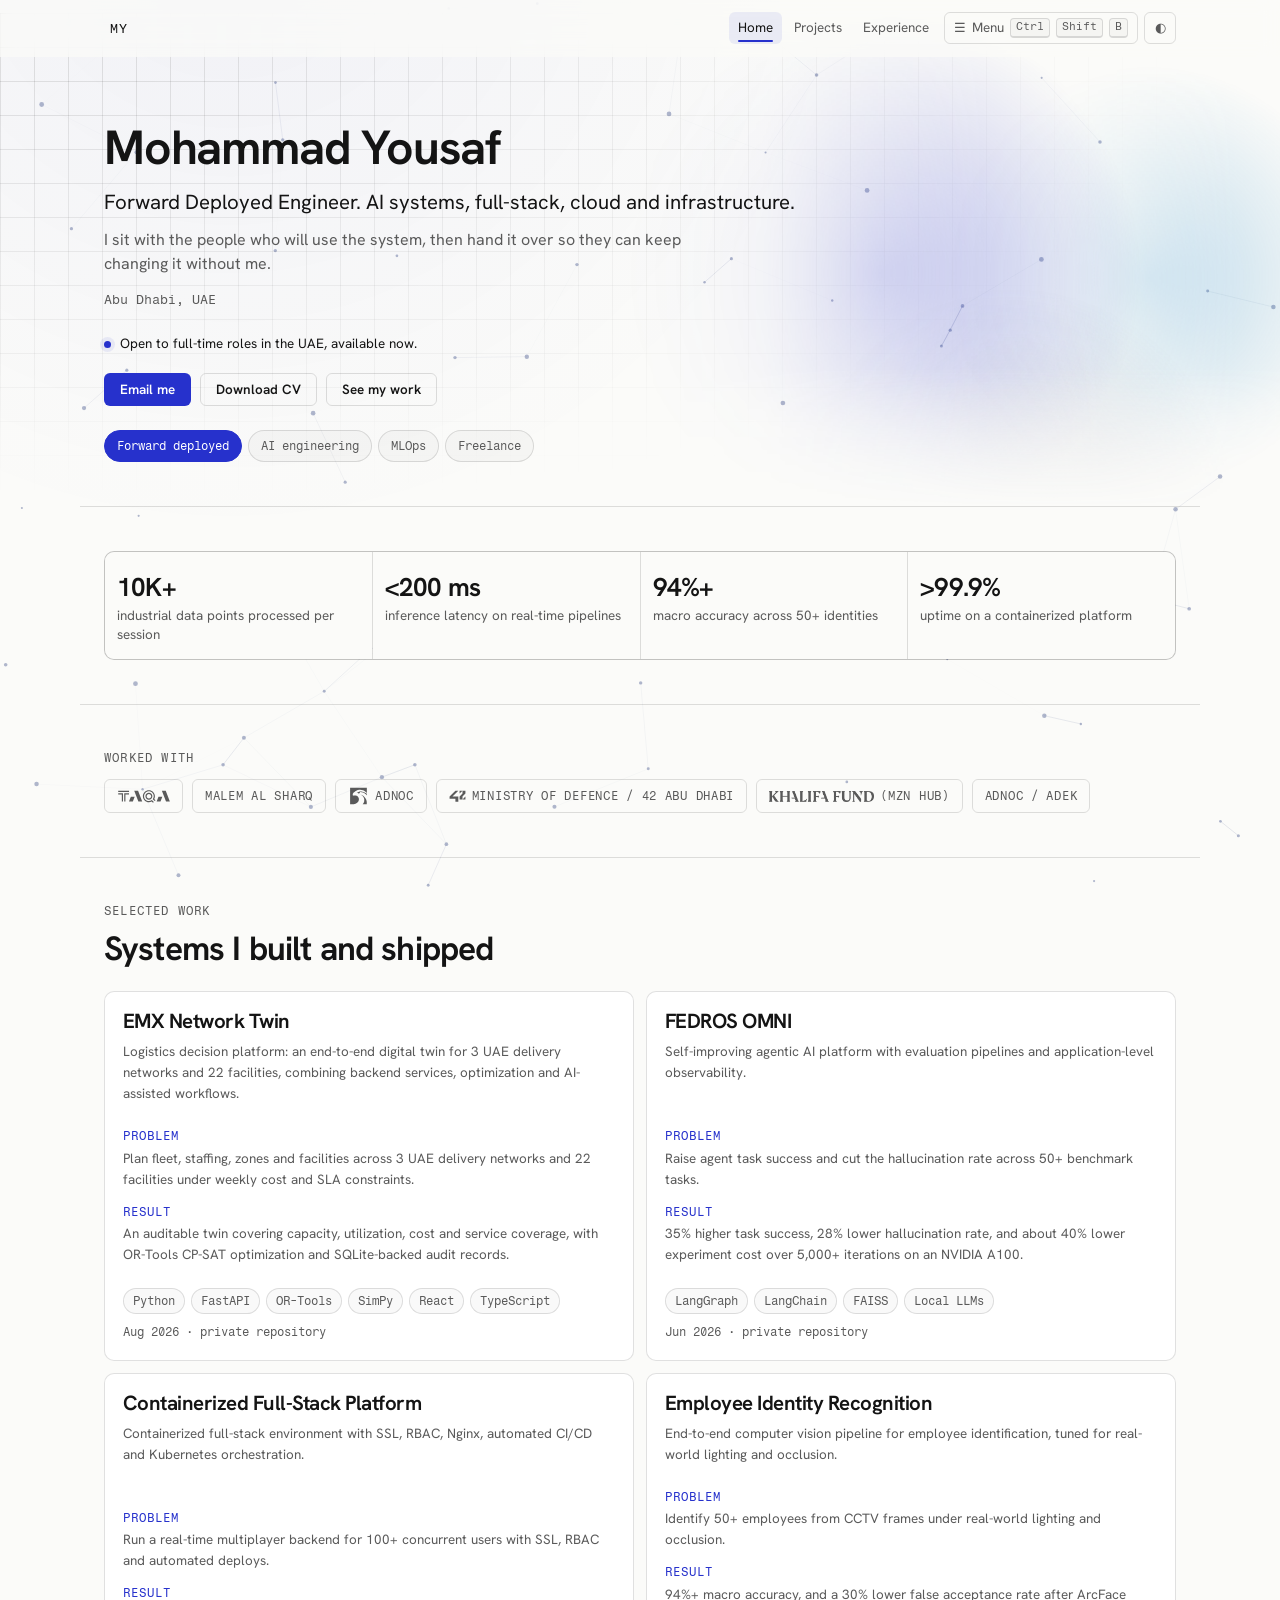
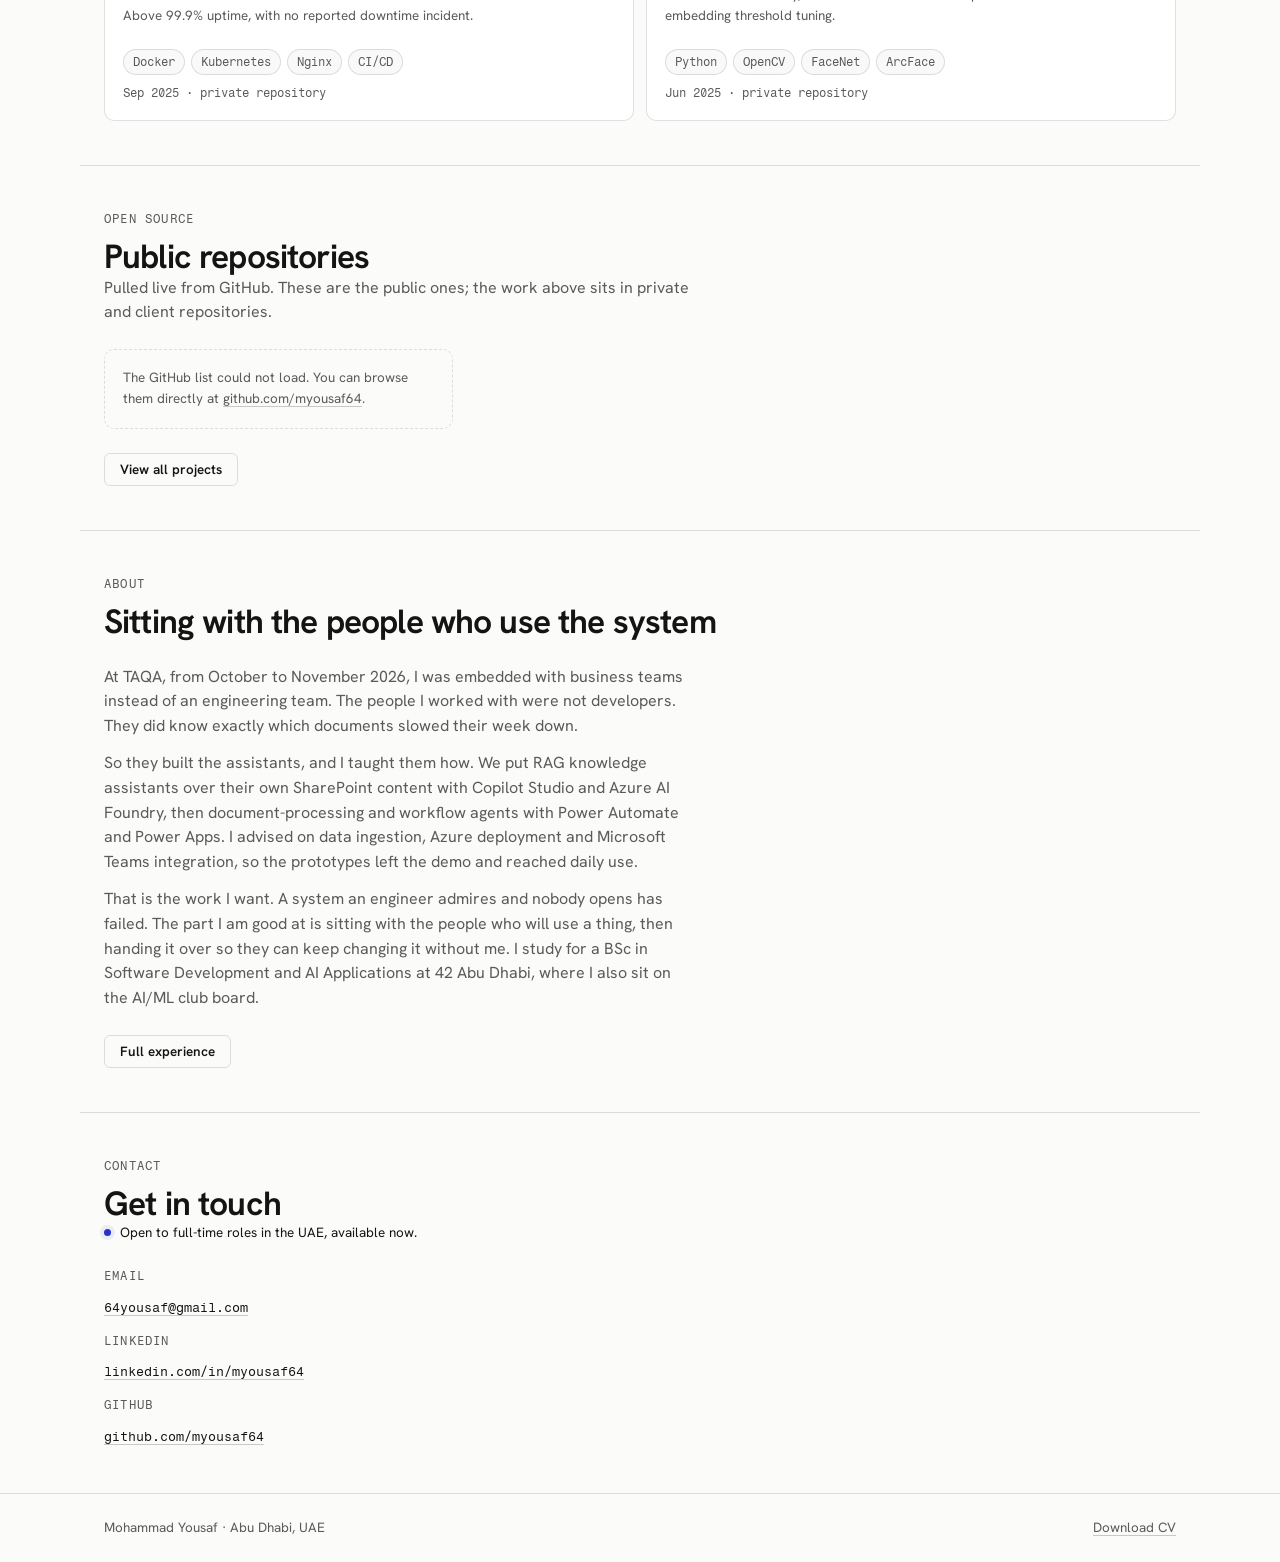
<file: index.html>
<!doctype html>
<html lang="en">
  <head>
    <meta charset="UTF-8" />
    <meta name="viewport" content="width=device-width, initial-scale=1" />
    <meta name="color-scheme" content="light dark" />
    <title>Mohammad Yousaf - Forward Deployed Engineer</title>
    <meta
      name="description"
      content="Forward Deployed Engineer in Abu Dhabi building AI, full-stack and infrastructure systems for enterprise and government environments."
    />
    <meta property="og:type" content="website" />
    <meta property="og:title" content="Mohammad Yousaf - Forward Deployed Engineer" />
    <meta
      property="og:description"
      content="AI systems, full-stack and cloud infrastructure. Abu Dhabi, UAE."
    />
    <meta property="og:url" content="https://myousaf64.github.io/portfolio/" />
    <meta property="og:image" content="https://myousaf64.github.io/portfolio/assets/og.png" />
    <meta property="og:image:width" content="1200" />
    <meta property="og:image:height" content="630" />
    <meta
      property="og:image:alt"
      content="Mohammad Yousaf, Forward Deployed Engineer. AI systems that reach daily use."
    />
    <meta name="twitter:card" content="summary_large_image" />
    <meta name="twitter:title" content="Mohammad Yousaf - Forward Deployed Engineer" />
    <meta name="twitter:description" content="AI systems, full-stack and cloud infrastructure. Abu Dhabi, UAE." />
    <meta name="twitter:image" content="https://myousaf64.github.io/portfolio/assets/og.png" />
    <link rel="canonical" href="https://myousaf64.github.io/portfolio/" />
    <script>
      try {
        var t = localStorage.getItem("theme");
        if (t) document.documentElement.dataset.theme = t;
      } catch (e) {}
      document.documentElement.classList.add("js");
    </script>
    <link rel="shortcut icon" href="./assets/favicon.ico" type="image/x-icon" />
    <link rel="preconnect" href="https://fonts.googleapis.com" />
    <link rel="preconnect" href="https://fonts.gstatic.com" crossorigin />
    <link
      href="https://fonts.googleapis.com/css2?family=Fragment+Mono&family=Hanken+Grotesk:wght@400;500;600;700&display=swap"
      rel="stylesheet"
    />
    <link rel="stylesheet" href="styles/tokens.css" />
    <link rel="stylesheet" href="styles/site.css" />
  </head>
  <body>
    <a class="skip-link" href="#main">Skip to content</a>

    <header class="site-header">
      <div class="container site-header__inner">
        <a class="brand" href="./index.html">MY</a>
        <div class="nav">
          <nav aria-label="Primary navigation">
            <ul class="nav__links">
              <li><a href="./index.html" aria-current="page">Home</a></li>
              <li><a href="./projects.html">Projects</a></li>
              <li><a href="./experience.html">Experience</a></li>
            </ul>
          </nav>
          <button class="nav-trigger" type="button" id="nav-trigger" hidden
                  aria-expanded="false" aria-controls="sidebar" aria-label="Open the site menu">
            <span aria-hidden="true">☰</span>
            <span>Menu</span>
            <kbd>Ctrl</kbd><kbd>Shift</kbd><kbd>B</kbd>
          </button>
          <button class="theme-toggle" type="button" aria-label="Switch to dark theme">
            <span class="theme-toggle__light" aria-hidden="true">&#9680;</span>
            <span class="theme-toggle__dark" aria-hidden="true">&#9681;</span>
          </button>
        </div>
      </div>
    </header>

    <main id="main">
      <section class="hero container">
        <!-- Banner layers. Decoration only: aurora and grid live in site.css. -->
        <div class="hero__bg" aria-hidden="true"><span></span><span></span><span></span></div>
        <div class="hero__grid">
          <div class="hero__text">
            <h1 class="reveal">Mohammad Yousaf</h1>
            <p class="hero__role reveal" data-role-tagline>
              Forward Deployed Engineer. AI systems, full-stack, cloud and infrastructure.
            </p>
            <p class="hero__value reveal" data-role-value>
              I sit with the people who will use the system, then hand it over so they can keep
              changing it without me.
            </p>
            <p class="hero__meta reveal">Abu Dhabi, UAE</p>
            <p class="availability reveal">Open to full-time roles in the UAE, available now.</p>
            <div class="btn-row reveal">
              <a class="btn btn--primary" href="mailto:64yousaf@gmail.com">Email me</a>
              <a class="btn btn--outlined" href="./assets/CV-fde.pdf" data-cv download>Download CV</a>
              <a class="btn btn--outlined" href="#work">See my work</a>
            </div>
            <nav class="role-switch reveal" aria-label="Choose a role view">
              <ul>
                <li><a href="?role=fde" aria-current="true">Forward deployed</a></li>
                <li><a href="?role=ai">AI engineering</a></li>
                <li><a href="?role=mlops">MLOps</a></li>
                <li><a href="?role=freelance">Freelance</a></li>
              </ul>
            </nav>
          </div>
          <!-- TODO: headshot. Drop assets/headshot.webp in, then uncomment this and
               swap the inner div for <img src="./assets/headshot.webp" alt="Mohammad Yousaf">.
          <div class="hero__photo reveal" aria-hidden="true">
            <span>Placeholder: headshot</span>
          </div>
          -->
        </div>
      </section>

      <section class="section container" aria-label="Selected results">
        <ul class="metrics reveal">
          <li class="metric">
            <a href="./projects.html#emx-network-twin">
              <p class="metric__value">10K+</p>
              <p class="metric__label">industrial data points processed per session</p>
            </a>
          </li>
          <li class="metric">
            <a href="./projects.html#emx-network-twin">
              <p class="metric__value">&lt;200 ms</p>
              <p class="metric__label">inference latency on real-time pipelines</p>
            </a>
          </li>
          <li class="metric">
            <a href="./projects.html#employee-identity">
              <p class="metric__value">94%+</p>
              <p class="metric__label">macro accuracy across 50+ identities</p>
            </a>
          </li>
          <li class="metric">
            <a href="./projects.html#containerized-platform">
              <p class="metric__value">&gt;99.9%</p>
              <p class="metric__label">uptime on a containerized platform</p>
            </a>
          </li>
        </ul>
      </section>

      <section class="section container" aria-label="Organisations I have worked with">
        <p class="eyebrow">Worked with</p>
        <!-- Monochrome badges. A mask paints each logo in currentColor, so one rule
             holds in both themes. TAQA and Khalifa Fund publish a wordmark, which reads
             as the name; ADNOC and 42 publish a symbol, so those badges print the name
             beside it. Malem Al Sharq and ADEK publish no usable artwork. -->
        <ul class="worked-with reveal">
          <li class="logo-badge">
            <span class="logo-badge__mark logo-badge__mark--taqa" aria-hidden="true"></span>
            <span class="visually-hidden">TAQA</span>
          </li>
          <li class="logo-badge">Malem Al Sharq</li>
          <li class="logo-badge">
            <span class="logo-badge__mark logo-badge__mark--adnoc" aria-hidden="true"></span>
            ADNOC
          </li>
          <li class="logo-badge">
            <span class="logo-badge__mark logo-badge__mark--42" aria-hidden="true"></span>
            Ministry of Defence / 42 Abu Dhabi
          </li>
          <li class="logo-badge">
            <span class="logo-badge__mark logo-badge__mark--khalifa" aria-hidden="true"></span>
            <span class="visually-hidden">Khalifa Fund</span>
            (MZN Hub)
          </li>
          <li class="logo-badge">ADNOC / ADEK</li>
        </ul>
      </section>

      <section class="section container" id="work">
        <div class="section__head">
          <p class="eyebrow">Selected work</p>
          <h2>Systems I built and shipped</h2>
        </div>
        <ul class="grid grid--2">
          <li class="card card--link reveal">
            <h3><a href="./projects.html#emx-network-twin">EMX Network Twin</a></h3>
            <p class="card__desc">
              Logistics decision platform: an end-to-end digital twin for 3 UAE delivery networks
              and 22 facilities, combining backend services, optimization and AI-assisted workflows.
            </p>
            <dl class="case">
              <dt>Problem</dt>
              <dd>
                Plan fleet, staffing, zones and facilities across 3 UAE delivery networks and 22
                facilities under weekly cost and SLA constraints.
              </dd>
              <dt>Result</dt>
              <dd>
                An auditable twin covering capacity, utilization, cost and service coverage, with
                OR-Tools CP-SAT optimization and SQLite-backed audit records.
              </dd>
            </dl>
            <ul class="tags">
              <li class="tag">Python</li>
              <li class="tag">FastAPI</li>
              <li class="tag">OR-Tools</li>
              <li class="tag">SimPy</li>
              <li class="tag">React</li>
              <li class="tag">TypeScript</li>
            </ul>
            <p class="card__note">Aug 2026 &middot; private repository</p>
          </li>

          <li class="card card--link reveal">
            <h3><a href="./projects.html#fedros-omni">FEDROS OMNI</a></h3>
            <p class="card__desc">
              Self-improving agentic AI platform with evaluation pipelines and application-level
              observability.
            </p>
            <dl class="case">
              <dt>Problem</dt>
              <dd>
                Raise agent task success and cut the hallucination rate across 50+ benchmark tasks.
              </dd>
              <dt>Result</dt>
              <dd>
                35% higher task success, 28% lower hallucination rate, and about 40% lower
                experiment cost over 5,000+ iterations on an NVIDIA A100.
              </dd>
            </dl>
            <ul class="tags">
              <li class="tag">LangGraph</li>
              <li class="tag">LangChain</li>
              <li class="tag">FAISS</li>
              <li class="tag">Local LLMs</li>
            </ul>
            <p class="card__note">Jun 2026 &middot; private repository</p>
          </li>

          <li class="card card--link reveal">
            <h3><a href="./projects.html#containerized-platform">Containerized Full-Stack Platform</a></h3>
            <p class="card__desc">
              Containerized full-stack environment with SSL, RBAC, Nginx, automated CI/CD and
              Kubernetes orchestration.
            </p>
            <dl class="case">
              <dt>Problem</dt>
              <dd>
                Run a real-time multiplayer backend for 100+ concurrent users with SSL, RBAC and
                automated deploys.
              </dd>
              <dt>Result</dt>
              <dd>Above 99.9% uptime, with no reported downtime incident.</dd>
            </dl>
            <ul class="tags">
              <li class="tag">Docker</li>
              <li class="tag">Kubernetes</li>
              <li class="tag">Nginx</li>
              <li class="tag">CI/CD</li>
            </ul>
            <p class="card__note">Sep 2025 &middot; private repository</p>
          </li>

          <li class="card card--link reveal">
            <h3><a href="./projects.html#employee-identity">Employee Identity Recognition</a></h3>
            <p class="card__desc">
              End-to-end computer vision pipeline for employee identification, tuned for real-world
              lighting and occlusion.
            </p>
            <dl class="case">
              <dt>Problem</dt>
              <dd>
                Identify 50+ employees from CCTV frames under real-world lighting and occlusion.
              </dd>
              <dt>Result</dt>
              <dd>
                94%+ macro accuracy, and a 30% lower false acceptance rate after ArcFace embedding
                threshold tuning.
              </dd>
            </dl>
            <ul class="tags">
              <li class="tag">Python</li>
              <li class="tag">OpenCV</li>
              <li class="tag">FaceNet</li>
              <li class="tag">ArcFace</li>
            </ul>
            <p class="card__note">Jun 2025 &middot; private repository</p>
          </li>
        </ul>
      </section>

      <section class="section container">
        <div class="section__head">
          <p class="eyebrow">Open source</p>
          <h2>Public repositories</h2>
          <p class="prose">
            Pulled live from GitHub. These are the public ones; the work above sits in private
            and client repositories.
          </p>
        </div>
        <ul class="grid grid--3" data-repos="6">
          <li class="empty-state">Loading public repositories from GitHub&hellip;</li>
        </ul>
        <p class="btn-row" style="margin-top: var(--space-8)">
          <a class="btn btn--outlined" href="./projects.html">View all projects</a>
        </p>
      </section>

      <section class="section container" id="about">
        <div class="section__head">
          <p class="eyebrow">About</p>
          <h2>Sitting with the people who use the system</h2>
        </div>
        <p class="prose">
          At TAQA, from October to November 2026, I was embedded with business teams instead of an
          engineering team. The people I worked with were not developers. They did know exactly
          which documents slowed their week down.
        </p>
        <p class="prose">
          So they built the assistants, and I taught them how. We put RAG knowledge assistants over
          their own SharePoint content with Copilot Studio and Azure AI Foundry, then
          document-processing and workflow agents with Power Automate and Power Apps. I advised on
          data ingestion, Azure deployment and Microsoft Teams integration, so the prototypes left
          the demo and reached daily use.
        </p>
        <p class="prose">
          That is the work I want. A system an engineer admires and nobody opens has failed. The
          part I am good at is sitting with the people who will use a thing, then handing it over so
          they can keep changing it without me. I study for a BSc in Software Development and AI
          Applications at 42 Abu Dhabi, where I also sit on the AI/ML club board.
        </p>
        <p class="btn-row" style="margin-top: var(--space-8)">
          <a class="btn btn--outlined" href="./experience.html">Full experience</a>
        </p>
      </section>

      <section class="section container" id="contact">
        <div class="section__head">
          <p class="eyebrow">Contact</p>
          <h2>Get in touch</h2>
          <p class="availability">Open to full-time roles in the UAE, available now.</p>
        </div>
        <ul class="contact-list">
          <li>
            <p class="eyebrow">Email</p>
            <a href="mailto:64yousaf@gmail.com">64yousaf@gmail.com</a>
          </li>
          <li>
            <p class="eyebrow">LinkedIn</p>
            <a href="https://linkedin.com/in/myousaf64">linkedin.com/in/myousaf64</a>
          </li>
          <li>
            <p class="eyebrow">GitHub</p>
            <a href="https://github.com/myousaf64">github.com/myousaf64</a>
          </li>
        </ul>
      </section>
    </main>

    <footer class="site-footer">
      <div class="container site-footer__inner">
        <p>Mohammad Yousaf &middot; Abu Dhabi, UAE</p>
        <p><a href="./assets/CV-fde.pdf" data-cv download>Download CV</a></p>
      </div>
    </footer>

    <script src="./scripts/main.js" type="module"></script>
    <script src="./scripts/fx.js" type="module"></script>
    <script src="./scripts/sidebar.js" type="module"></script>
    <script src="./scripts/github.js" type="module"></script>
  </body>
</html>
</file>
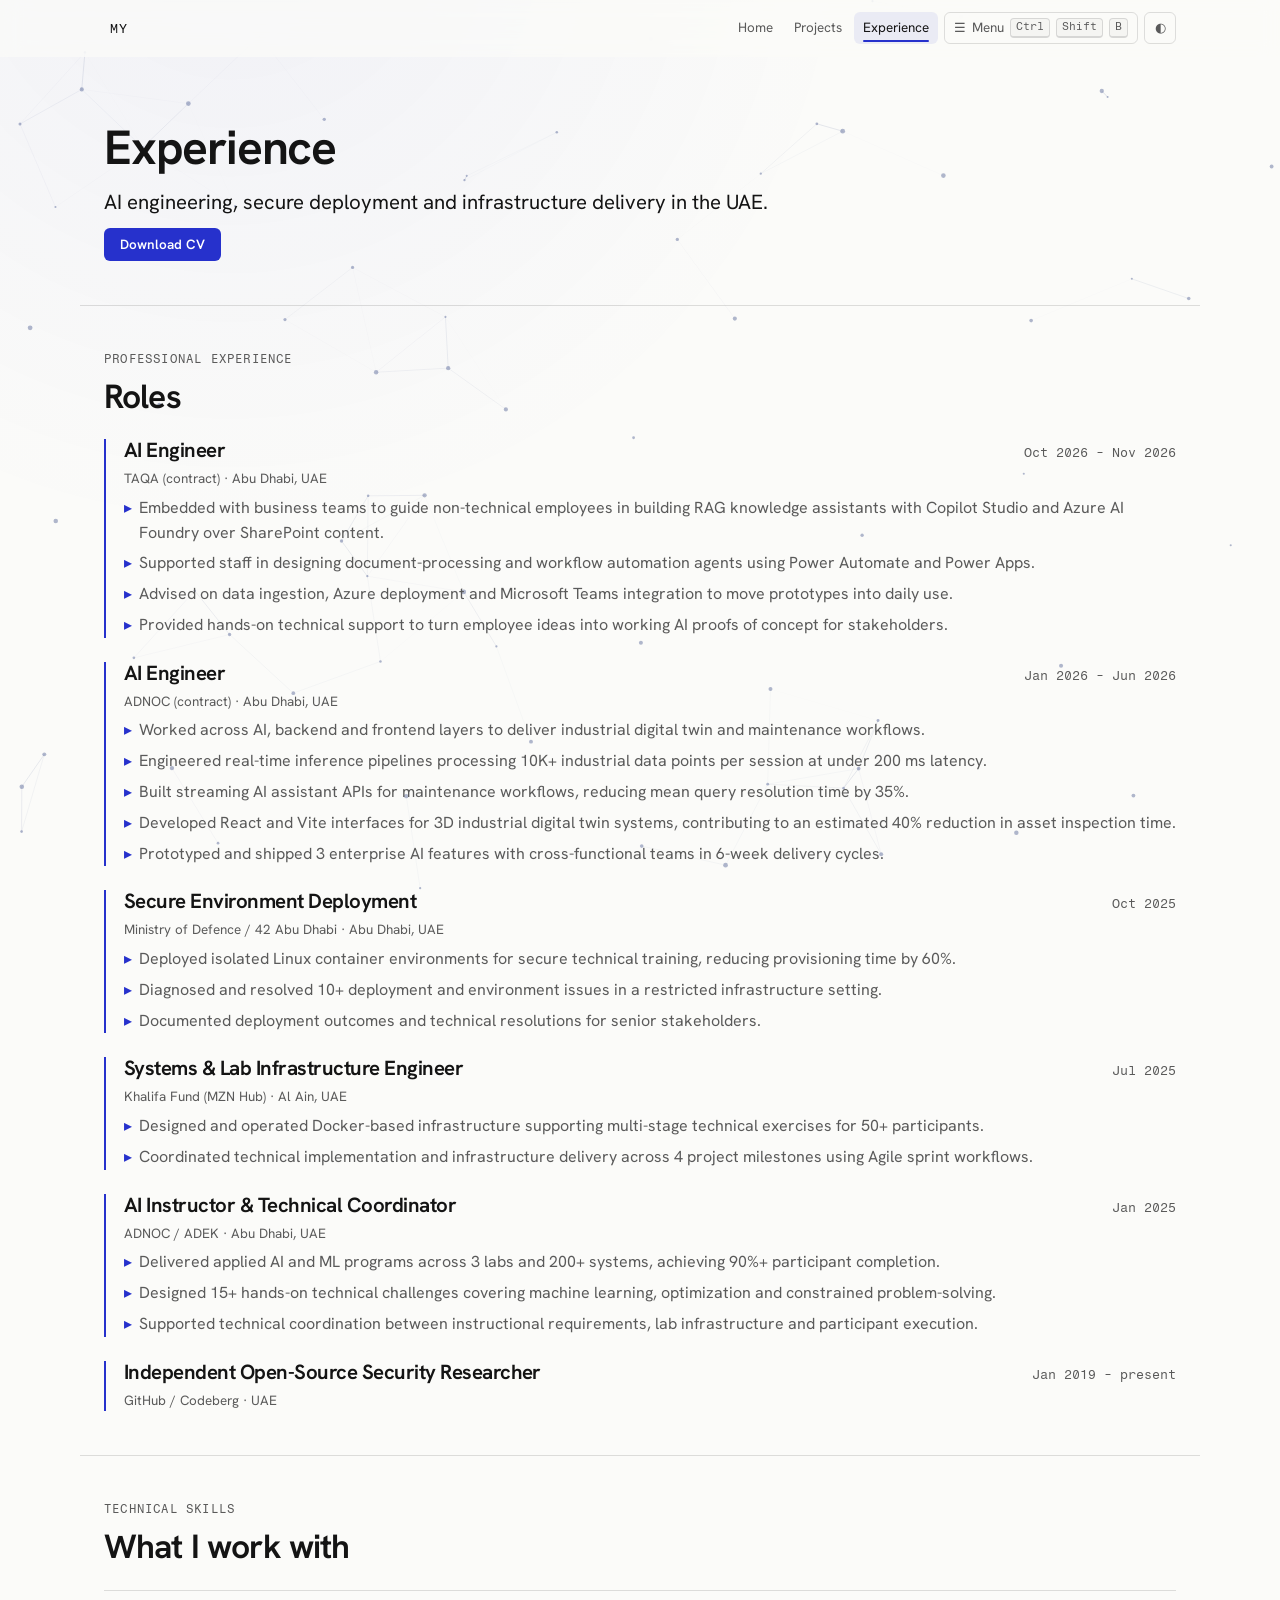
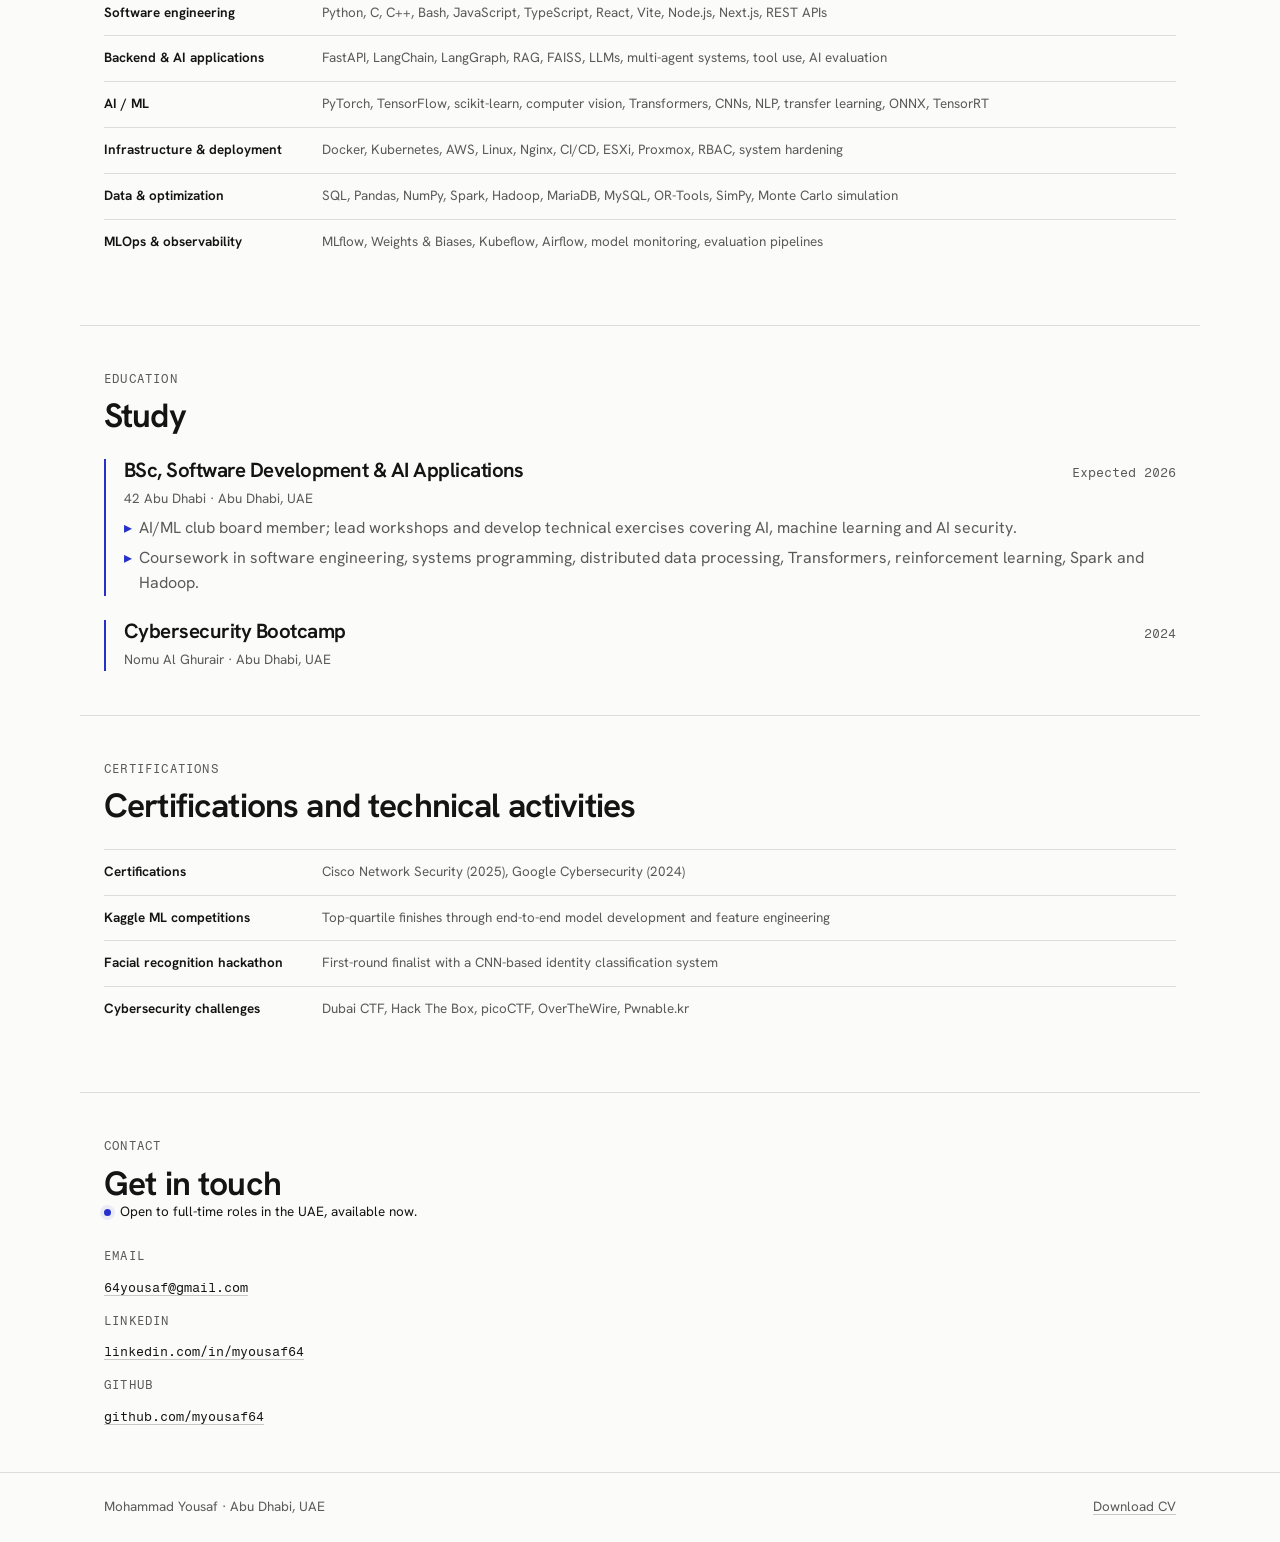
<file: experience.html>
<!doctype html>
<html lang="en">
  <head>
    <meta charset="UTF-8" />
    <meta name="viewport" content="width=device-width, initial-scale=1" />
    <meta name="color-scheme" content="light dark" />
    <title>Experience - Mohammad Yousaf</title>
    <meta
      name="description"
      content="Roles, education and certifications of Mohammad Yousaf: AI engineering, secure deployment and infrastructure work in Abu Dhabi."
    />
    <meta property="og:type" content="website" />
    <meta property="og:title" content="Experience - Mohammad Yousaf" />
    <meta
      property="og:description"
      content="AI engineering, secure deployment and infrastructure roles in the UAE."
    />
    <meta property="og:url" content="https://myousaf64.github.io/portfolio/experience.html" />
    <meta property="og:image" content="https://myousaf64.github.io/portfolio/assets/og.png" />
    <meta property="og:image:width" content="1200" />
    <meta property="og:image:height" content="630" />
    <meta
      property="og:image:alt"
      content="Mohammad Yousaf, Forward Deployed Engineer. AI systems that reach daily use."
    />
    <meta name="twitter:card" content="summary_large_image" />
    <meta name="twitter:title" content="Experience - Mohammad Yousaf" />
    <meta name="twitter:description" content="AI engineering, secure deployment and infrastructure roles in the UAE." />
    <meta name="twitter:image" content="https://myousaf64.github.io/portfolio/assets/og.png" />
    <link rel="canonical" href="https://myousaf64.github.io/portfolio/experience.html" />
    <script>
      try {
        var t = localStorage.getItem("theme");
        if (t) document.documentElement.dataset.theme = t;
      } catch (e) {}
      document.documentElement.classList.add("js");
    </script>
    <link rel="shortcut icon" href="./assets/favicon.ico" type="image/x-icon" />
    <link rel="preconnect" href="https://fonts.googleapis.com" />
    <link rel="preconnect" href="https://fonts.gstatic.com" crossorigin />
    <link
      href="https://fonts.googleapis.com/css2?family=Fragment+Mono&family=Hanken+Grotesk:wght@400;500;600;700&display=swap"
      rel="stylesheet"
    />
    <link rel="stylesheet" href="styles/tokens.css" />
    <link rel="stylesheet" href="styles/site.css" />
  </head>
  <body>
    <a class="skip-link" href="#main">Skip to content</a>

    <header class="site-header">
      <div class="container site-header__inner">
        <a class="brand" href="./index.html">MY</a>
        <div class="nav">
          <nav aria-label="Primary navigation">
            <ul class="nav__links">
              <li><a href="./index.html">Home</a></li>
              <li><a href="./projects.html">Projects</a></li>
              <li><a href="./experience.html" aria-current="page">Experience</a></li>
            </ul>
          </nav>
          <button class="nav-trigger" type="button" id="nav-trigger" hidden
                  aria-expanded="false" aria-controls="sidebar" aria-label="Open the site menu">
            <span aria-hidden="true">☰</span>
            <span>Menu</span>
            <kbd>Ctrl</kbd><kbd>Shift</kbd><kbd>B</kbd>
          </button>
          <button class="theme-toggle" type="button" aria-label="Switch to dark theme">
            <span class="theme-toggle__light" aria-hidden="true">&#9680;</span>
            <span class="theme-toggle__dark" aria-hidden="true">&#9681;</span>
          </button>
        </div>
      </div>
    </header>

    <main id="main">
      <section class="hero container">
        <h1 class="reveal">Experience</h1>
        <p class="hero__role reveal">
          AI engineering, secure deployment and infrastructure delivery in the UAE.
        </p>
        <div class="btn-row reveal">
          <a class="btn btn--primary" href="./assets/CV-fde.pdf" data-cv download>Download CV</a>
        </div>
      </section>

      <section class="section container">
        <div class="section__head">
          <p class="eyebrow">Professional experience</p>
          <h2>Roles</h2>
        </div>
        <ol class="timeline">
          <li class="role reveal">
            <div class="role__head">
              <h3>AI Engineer</h3>
              <p class="role__date">Oct 2026 - Nov 2026</p>
            </div>
            <p class="role__org">TAQA (contract) &middot; Abu Dhabi, UAE</p>
            <ul class="role__points">
              <li>Embedded with business teams to guide non-technical employees in building RAG knowledge assistants with Copilot Studio and Azure AI Foundry over SharePoint content.</li>
              <li>Supported staff in designing document-processing and workflow automation agents using Power Automate and Power Apps.</li>
              <li>Advised on data ingestion, Azure deployment and Microsoft Teams integration to move prototypes into daily use.</li>
              <li>Provided hands-on technical support to turn employee ideas into working AI proofs of concept for stakeholders.</li>
            </ul>
          </li>

          <li class="role reveal">
            <div class="role__head">
              <h3>AI Engineer</h3>
              <p class="role__date">Jan 2026 - Jun 2026</p>
            </div>
            <p class="role__org">ADNOC (contract) &middot; Abu Dhabi, UAE</p>
            <ul class="role__points">
              <li>Worked across AI, backend and frontend layers to deliver industrial digital twin and maintenance workflows.</li>
              <li>Engineered real-time inference pipelines processing 10K+ industrial data points per session at under 200 ms latency.</li>
              <li>Built streaming AI assistant APIs for maintenance workflows, reducing mean query resolution time by 35%.</li>
              <li>Developed React and Vite interfaces for 3D industrial digital twin systems, contributing to an estimated 40% reduction in asset inspection time.</li>
              <li>Prototyped and shipped 3 enterprise AI features with cross-functional teams in 6-week delivery cycles.</li>
            </ul>
          </li>

          <li class="role reveal">
            <div class="role__head">
              <h3>Secure Environment Deployment</h3>
              <p class="role__date">Oct 2025</p>
            </div>
            <p class="role__org">Ministry of Defence / 42 Abu Dhabi &middot; Abu Dhabi, UAE</p>
            <ul class="role__points">
              <li>Deployed isolated Linux container environments for secure technical training, reducing provisioning time by 60%.</li>
              <li>Diagnosed and resolved 10+ deployment and environment issues in a restricted infrastructure setting.</li>
              <li>Documented deployment outcomes and technical resolutions for senior stakeholders.</li>
            </ul>
          </li>

          <li class="role reveal">
            <div class="role__head">
              <h3>Systems &amp; Lab Infrastructure Engineer</h3>
              <p class="role__date">Jul 2025</p>
            </div>
            <p class="role__org">Khalifa Fund (MZN Hub) &middot; Al Ain, UAE</p>
            <ul class="role__points">
              <li>Designed and operated Docker-based infrastructure supporting multi-stage technical exercises for 50+ participants.</li>
              <li>Coordinated technical implementation and infrastructure delivery across 4 project milestones using Agile sprint workflows.</li>
            </ul>
          </li>

          <li class="role reveal">
            <div class="role__head">
              <h3>AI Instructor &amp; Technical Coordinator</h3>
              <p class="role__date">Jan 2025</p>
            </div>
            <p class="role__org">ADNOC / ADEK &middot; Abu Dhabi, UAE</p>
            <ul class="role__points">
              <li>Delivered applied AI and ML programs across 3 labs and 200+ systems, achieving 90%+ participant completion.</li>
              <li>Designed 15+ hands-on technical challenges covering machine learning, optimization and constrained problem-solving.</li>
              <li>Supported technical coordination between instructional requirements, lab infrastructure and participant execution.</li>
            </ul>
          </li>

          <li class="role reveal">
            <div class="role__head">
              <h3>Independent Open-Source Security Researcher</h3>
              <p class="role__date">Jan 2019 - present</p>
            </div>
            <p class="role__org">GitHub / Codeberg &middot; UAE</p>
          </li>
        </ol>
      </section>

      <section class="section container">
        <div class="section__head">
          <p class="eyebrow">Technical skills</p>
          <h2>What I work with</h2>
        </div>
        <dl>
          <div class="skill-group">
            <dt>Software engineering</dt>
            <dd>Python, C, C++, Bash, JavaScript, TypeScript, React, Vite, Node.js, Next.js, REST APIs</dd>
          </div>
          <div class="skill-group">
            <dt>Backend &amp; AI applications</dt>
            <dd>FastAPI, LangChain, LangGraph, RAG, FAISS, LLMs, multi-agent systems, tool use, AI evaluation</dd>
          </div>
          <div class="skill-group">
            <dt>AI / ML</dt>
            <dd>PyTorch, TensorFlow, scikit-learn, computer vision, Transformers, CNNs, NLP, transfer learning, ONNX, TensorRT</dd>
          </div>
          <div class="skill-group">
            <dt>Infrastructure &amp; deployment</dt>
            <dd>Docker, Kubernetes, AWS, Linux, Nginx, CI/CD, ESXi, Proxmox, RBAC, system hardening</dd>
          </div>
          <div class="skill-group">
            <dt>Data &amp; optimization</dt>
            <dd>SQL, Pandas, NumPy, Spark, Hadoop, MariaDB, MySQL, OR-Tools, SimPy, Monte Carlo simulation</dd>
          </div>
          <div class="skill-group">
            <dt>MLOps &amp; observability</dt>
            <dd>MLflow, Weights &amp; Biases, Kubeflow, Airflow, model monitoring, evaluation pipelines</dd>
          </div>
        </dl>
      </section>

      <section class="section container">
        <div class="section__head">
          <p class="eyebrow">Education</p>
          <h2>Study</h2>
        </div>
        <ol class="timeline">
          <li class="role reveal">
            <div class="role__head">
              <h3>BSc, Software Development &amp; AI Applications</h3>
              <p class="role__date">Expected 2026</p>
            </div>
            <p class="role__org">42 Abu Dhabi &middot; Abu Dhabi, UAE</p>
            <ul class="role__points">
              <li>AI/ML club board member; lead workshops and develop technical exercises covering AI, machine learning and AI security.</li>
              <li>Coursework in software engineering, systems programming, distributed data processing, Transformers, reinforcement learning, Spark and Hadoop.</li>
            </ul>
          </li>
          <li class="role reveal">
            <div class="role__head">
              <h3>Cybersecurity Bootcamp</h3>
              <p class="role__date">2024</p>
            </div>
            <p class="role__org">Nomu Al Ghurair &middot; Abu Dhabi, UAE</p>
          </li>
        </ol>
      </section>

      <section class="section container">
        <div class="section__head">
          <p class="eyebrow">Certifications</p>
          <h2>Certifications and technical activities</h2>
        </div>
        <dl>
          <div class="skill-group">
            <dt>Certifications</dt>
            <dd>Cisco Network Security (2025), Google Cybersecurity (2024)</dd>
          </div>
          <div class="skill-group">
            <dt>Kaggle ML competitions</dt>
            <dd>Top-quartile finishes through end-to-end model development and feature engineering</dd>
          </div>
          <div class="skill-group">
            <dt>Facial recognition hackathon</dt>
            <dd>First-round finalist with a CNN-based identity classification system</dd>
          </div>
          <div class="skill-group">
            <dt>Cybersecurity challenges</dt>
            <dd>Dubai CTF, Hack The Box, picoCTF, OverTheWire, Pwnable.kr</dd>
          </div>
        </dl>
      </section>

      <section class="section container">
        <div class="section__head">
          <p class="eyebrow">Contact</p>
          <h2>Get in touch</h2>
          <p class="availability">Open to full-time roles in the UAE, available now.</p>
        </div>
        <ul class="contact-list">
          <li>
            <p class="eyebrow">Email</p>
            <a href="mailto:64yousaf@gmail.com">64yousaf@gmail.com</a>
          </li>
          <li>
            <p class="eyebrow">LinkedIn</p>
            <a href="https://linkedin.com/in/myousaf64">linkedin.com/in/myousaf64</a>
          </li>
          <li>
            <p class="eyebrow">GitHub</p>
            <a href="https://github.com/myousaf64">github.com/myousaf64</a>
          </li>
        </ul>
      </section>
    </main>

    <footer class="site-footer">
      <div class="container site-footer__inner">
        <p>Mohammad Yousaf &middot; Abu Dhabi, UAE</p>
        <p><a href="./assets/CV-fde.pdf" data-cv download>Download CV</a></p>
      </div>
    </footer>

    <script src="./scripts/main.js" type="module"></script>
    <script src="./scripts/fx.js" type="module"></script>
    <script src="./scripts/sidebar.js" type="module"></script>
  </body>
</html>
</file>
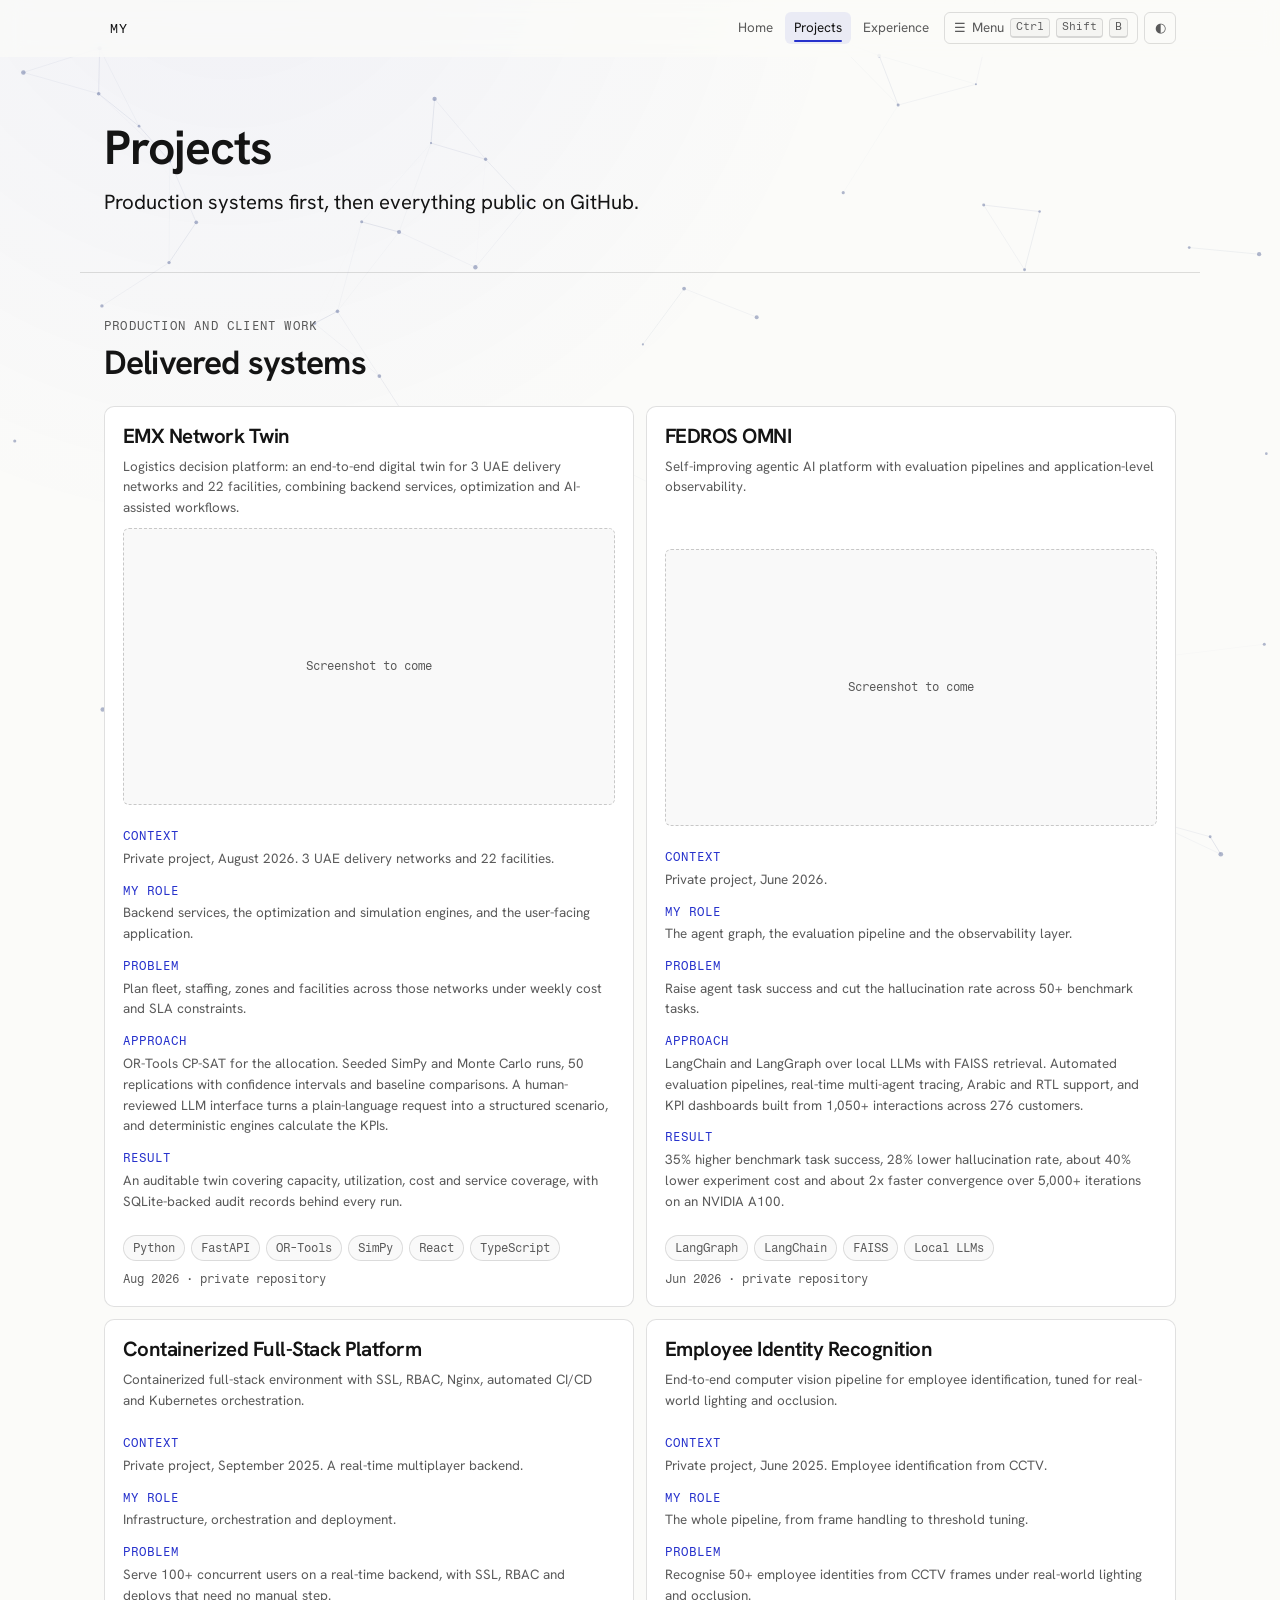
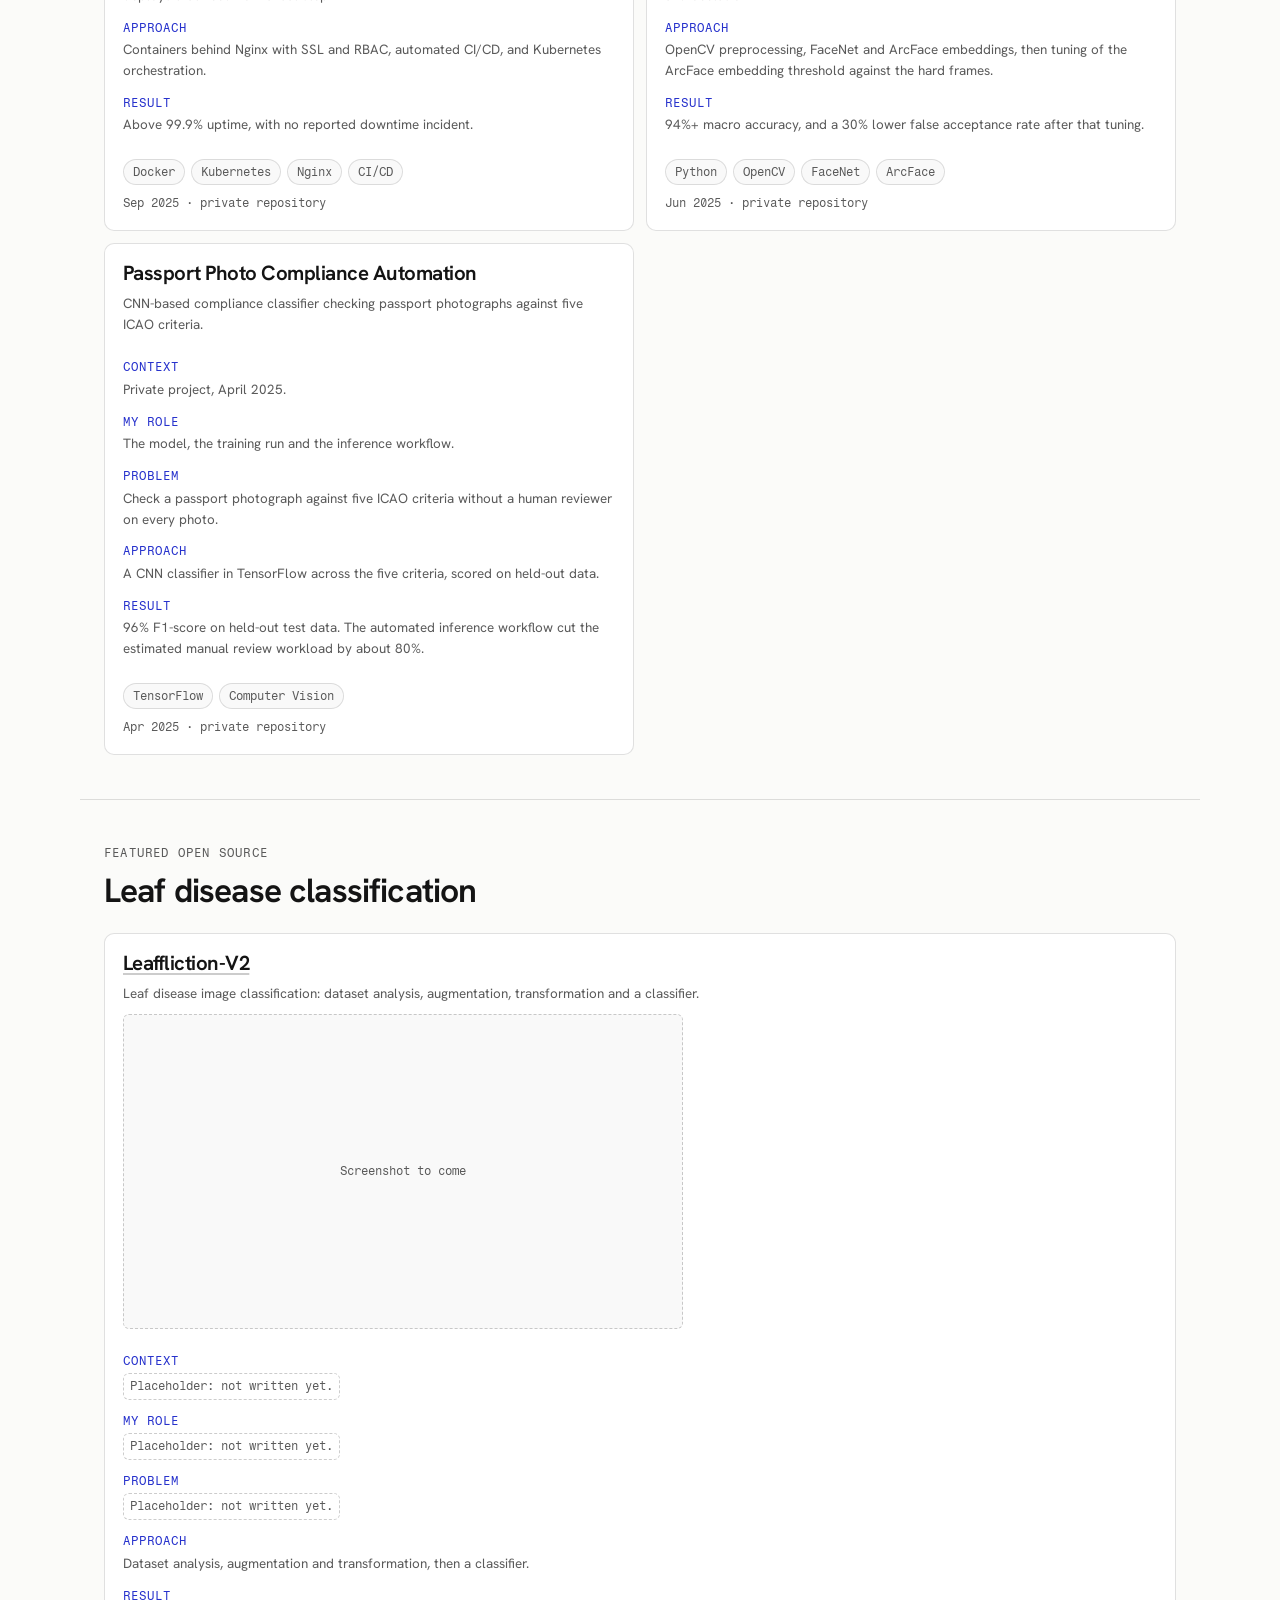
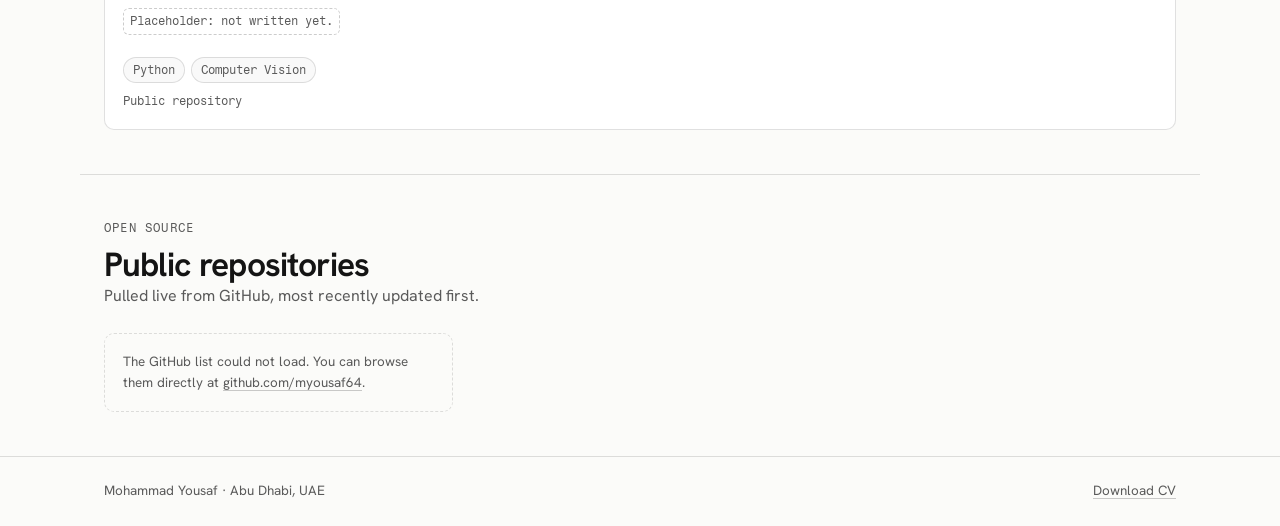
<file: projects.html>
<!doctype html>
<html lang="en">
  <head>
    <meta charset="UTF-8" />
    <meta name="viewport" content="width=device-width, initial-scale=1" />
    <meta name="color-scheme" content="light dark" />
    <title>Projects - Mohammad Yousaf</title>
    <meta
      name="description"
      content="AI, optimization, computer vision and infrastructure projects built by Mohammad Yousaf, plus every public GitHub repository."
    />
    <meta property="og:type" content="website" />
    <meta property="og:title" content="Projects - Mohammad Yousaf" />
    <meta
      property="og:description"
      content="AI, optimization, computer vision and infrastructure projects, plus public repositories."
    />
    <meta property="og:url" content="https://myousaf64.github.io/portfolio/projects.html" />
    <meta property="og:image" content="https://myousaf64.github.io/portfolio/assets/og.png" />
    <meta property="og:image:width" content="1200" />
    <meta property="og:image:height" content="630" />
    <meta
      property="og:image:alt"
      content="Mohammad Yousaf, Forward Deployed Engineer. AI systems that reach daily use."
    />
    <meta name="twitter:card" content="summary_large_image" />
    <meta name="twitter:title" content="Projects - Mohammad Yousaf" />
    <meta name="twitter:description" content="AI, optimization, computer vision and infrastructure projects, plus public repositories." />
    <meta name="twitter:image" content="https://myousaf64.github.io/portfolio/assets/og.png" />
    <link rel="canonical" href="https://myousaf64.github.io/portfolio/projects.html" />
    <script>
      try {
        var t = localStorage.getItem("theme");
        if (t) document.documentElement.dataset.theme = t;
      } catch (e) {}
      document.documentElement.classList.add("js");
    </script>
    <link rel="shortcut icon" href="./assets/favicon.ico" type="image/x-icon" />
    <link rel="preconnect" href="https://fonts.googleapis.com" />
    <link rel="preconnect" href="https://fonts.gstatic.com" crossorigin />
    <link
      href="https://fonts.googleapis.com/css2?family=Fragment+Mono&family=Hanken+Grotesk:wght@400;500;600;700&display=swap"
      rel="stylesheet"
    />
    <link rel="stylesheet" href="styles/tokens.css" />
    <link rel="stylesheet" href="styles/site.css" />
  </head>
  <body>
    <a class="skip-link" href="#main">Skip to content</a>

    <header class="site-header">
      <div class="container site-header__inner">
        <a class="brand" href="./index.html">MY</a>
        <div class="nav">
          <nav aria-label="Primary navigation">
            <ul class="nav__links">
              <li><a href="./index.html">Home</a></li>
              <li><a href="./projects.html" aria-current="page">Projects</a></li>
              <li><a href="./experience.html">Experience</a></li>
            </ul>
          </nav>
          <button class="nav-trigger" type="button" id="nav-trigger" hidden
                  aria-expanded="false" aria-controls="sidebar" aria-label="Open the site menu">
            <span aria-hidden="true">☰</span>
            <span>Menu</span>
            <kbd>Ctrl</kbd><kbd>Shift</kbd><kbd>B</kbd>
          </button>
          <button class="theme-toggle" type="button" aria-label="Switch to dark theme">
            <span class="theme-toggle__light" aria-hidden="true">&#9680;</span>
            <span class="theme-toggle__dark" aria-hidden="true">&#9681;</span>
          </button>
        </div>
      </div>
    </header>

    <main id="main">
      <section class="hero container">
        <h1 class="reveal">Projects</h1>
        <p class="hero__role reveal">
          Production systems first, then everything public on GitHub.
        </p>
      </section>

      <section class="section container">
        <div class="section__head">
          <p class="eyebrow">Production and client work</p>
          <h2>Delivered systems</h2>
        </div>
        <ul class="grid grid--2">
          <li class="card reveal" id="emx-network-twin">
            <h3>EMX Network Twin</h3>
            <p class="card__desc">
              Logistics decision platform: an end-to-end digital twin for 3 UAE delivery networks
              and 22 facilities, combining backend services, optimization and AI-assisted workflows.
            </p>
            <figure class="card__media card__media--empty">
              <span>Screenshot to come</span>
              <!-- Replace this whole <figure> with:
              <figure class="card__media">
                <video controls muted playsinline preload="none"
                       poster="./assets/work/emx-network-twin.webp" width="1600" height="900">
                  <source src="./assets/work/emx-network-twin.mp4" type="video/mp4" />
                  <img src="./assets/work/emx-network-twin.webp" alt="DESCRIBE THE SCREENSHOT"
                       width="1600" height="900" loading="lazy" />
                </video>
              </figure>
              -->
            </figure>
            <dl class="case">
              <dt>Context</dt>
              <dd>Private project, August 2026. 3 UAE delivery networks and 22 facilities.</dd>
              <dt>My role</dt>
              <dd>
                Backend services, the optimization and simulation engines, and the user-facing
                application.
              </dd>
              <dt>Problem</dt>
              <dd>
                Plan fleet, staffing, zones and facilities across those networks under weekly cost
                and SLA constraints.
              </dd>
              <dt>Approach</dt>
              <dd>
                OR-Tools CP-SAT for the allocation. Seeded SimPy and Monte Carlo runs, 50
                replications with confidence intervals and baseline comparisons. A human-reviewed
                LLM interface turns a plain-language request into a structured scenario, and
                deterministic engines calculate the KPIs.
              </dd>
              <dt>Result</dt>
              <dd>
                An auditable twin covering capacity, utilization, cost and service coverage, with
                SQLite-backed audit records behind every run.
              </dd>
            </dl>
            <ul class="tags">
              <li class="tag">Python</li>
              <li class="tag">FastAPI</li>
              <li class="tag">OR-Tools</li>
              <li class="tag">SimPy</li>
              <li class="tag">React</li>
              <li class="tag">TypeScript</li>
            </ul>
            <p class="card__note">Aug 2026 &middot; private repository</p>
          </li>

          <li class="card reveal" id="fedros-omni">
            <h3>FEDROS OMNI</h3>
            <p class="card__desc">
              Self-improving agentic AI platform with evaluation pipelines and application-level
              observability.
            </p>
            <figure class="card__media card__media--empty">
              <span>Screenshot to come</span>
              <!-- Replace this whole <figure> with:
              <figure class="card__media">
                <video controls muted playsinline preload="none"
                       poster="./assets/work/fedros-omni.webp" width="1600" height="900">
                  <source src="./assets/work/fedros-omni.mp4" type="video/mp4" />
                  <img src="./assets/work/fedros-omni.webp" alt="DESCRIBE THE SCREENSHOT"
                       width="1600" height="900" loading="lazy" />
                </video>
              </figure>
              -->
            </figure>
            <dl class="case">
              <dt>Context</dt>
              <dd>Private project, June 2026.</dd>
              <dt>My role</dt>
              <dd>The agent graph, the evaluation pipeline and the observability layer.</dd>
              <dt>Problem</dt>
              <dd>
                Raise agent task success and cut the hallucination rate across 50+ benchmark tasks.
              </dd>
              <dt>Approach</dt>
              <dd>
                LangChain and LangGraph over local LLMs with FAISS retrieval. Automated evaluation
                pipelines, real-time multi-agent tracing, Arabic and RTL support, and KPI dashboards
                built from 1,050+ interactions across 276 customers.
              </dd>
              <dt>Result</dt>
              <dd>
                35% higher benchmark task success, 28% lower hallucination rate, about 40% lower
                experiment cost and about 2x faster convergence over 5,000+ iterations on an
                NVIDIA A100.
              </dd>
            </dl>
            <ul class="tags">
              <li class="tag">LangGraph</li>
              <li class="tag">LangChain</li>
              <li class="tag">FAISS</li>
              <li class="tag">Local LLMs</li>
            </ul>
            <p class="card__note">Jun 2026 &middot; private repository</p>
          </li>

          <li class="card reveal" id="containerized-platform">
            <h3>Containerized Full-Stack Platform</h3>
            <p class="card__desc">
              Containerized full-stack environment with SSL, RBAC, Nginx, automated CI/CD and
              Kubernetes orchestration.
            </p>
            <dl class="case">
              <dt>Context</dt>
              <dd>Private project, September 2025. A real-time multiplayer backend.</dd>
              <dt>My role</dt>
              <dd>Infrastructure, orchestration and deployment.</dd>
              <dt>Problem</dt>
              <dd>
                Serve 100+ concurrent users on a real-time backend, with SSL, RBAC and deploys that
                need no manual step.
              </dd>
              <dt>Approach</dt>
              <dd>
                Containers behind Nginx with SSL and RBAC, automated CI/CD, and Kubernetes
                orchestration.
              </dd>
              <dt>Result</dt>
              <dd>Above 99.9% uptime, with no reported downtime incident.</dd>
            </dl>
            <ul class="tags">
              <li class="tag">Docker</li>
              <li class="tag">Kubernetes</li>
              <li class="tag">Nginx</li>
              <li class="tag">CI/CD</li>
            </ul>
            <p class="card__note">Sep 2025 &middot; private repository</p>
          </li>

          <li class="card reveal" id="employee-identity">
            <h3>Employee Identity Recognition</h3>
            <p class="card__desc">
              End-to-end computer vision pipeline for employee identification, tuned for real-world
              lighting and occlusion.
            </p>
            <dl class="case">
              <dt>Context</dt>
              <dd>Private project, June 2025. Employee identification from CCTV.</dd>
              <dt>My role</dt>
              <dd>The whole pipeline, from frame handling to threshold tuning.</dd>
              <dt>Problem</dt>
              <dd>
                Recognise 50+ employee identities from CCTV frames under real-world lighting and
                occlusion.
              </dd>
              <dt>Approach</dt>
              <dd>
                OpenCV preprocessing, FaceNet and ArcFace embeddings, then tuning of the ArcFace
                embedding threshold against the hard frames.
              </dd>
              <dt>Result</dt>
              <dd>
                94%+ macro accuracy, and a 30% lower false acceptance rate after that tuning.
              </dd>
            </dl>
            <ul class="tags">
              <li class="tag">Python</li>
              <li class="tag">OpenCV</li>
              <li class="tag">FaceNet</li>
              <li class="tag">ArcFace</li>
            </ul>
            <p class="card__note">Jun 2025 &middot; private repository</p>
          </li>

          <li class="card reveal" id="passport-icao">
            <h3>Passport Photo Compliance Automation</h3>
            <p class="card__desc">
              CNN-based compliance classifier checking passport photographs against five ICAO
              criteria.
            </p>
            <dl class="case">
              <dt>Context</dt>
              <dd>Private project, April 2025.</dd>
              <dt>My role</dt>
              <dd>The model, the training run and the inference workflow.</dd>
              <dt>Problem</dt>
              <dd>
                Check a passport photograph against five ICAO criteria without a human reviewer on
                every photo.
              </dd>
              <dt>Approach</dt>
              <dd>A CNN classifier in TensorFlow across the five criteria, scored on held-out data.</dd>
              <dt>Result</dt>
              <dd>
                96% F1-score on held-out test data. The automated inference workflow cut the
                estimated manual review workload by about 80%.
              </dd>
            </dl>
            <ul class="tags">
              <li class="tag">TensorFlow</li>
              <li class="tag">Computer Vision</li>
            </ul>
            <p class="card__note">Apr 2025 &middot; private repository</p>
          </li>
        </ul>
      </section>

      <section class="section container">
        <div class="section__head">
          <p class="eyebrow">Featured open source</p>
          <h2>Leaf disease classification</h2>
        </div>
        <ul class="grid">
          <li class="card reveal" id="leaffliction-v2">
            <h3><a href="https://github.com/myousaf64/Leaffliction-V2">Leaffliction-V2</a></h3>
            <p class="card__desc">
              Leaf disease image classification: dataset analysis, augmentation, transformation and
              a classifier.
            </p>
            <figure class="card__media card__media--empty">
              <span>Screenshot to come</span>
              <!-- Replace this whole <figure> with:
              <figure class="card__media">
                <video controls muted playsinline preload="none"
                       poster="./assets/work/leaffliction-v2.webp" width="1600" height="900">
                  <source src="./assets/work/leaffliction-v2.mp4" type="video/mp4" />
                  <img src="./assets/work/leaffliction-v2.webp" alt="DESCRIBE THE SCREENSHOT"
                       width="1600" height="900" loading="lazy" />
                </video>
              </figure>
              -->
            </figure>
            <!-- PLACEHOLDER. No CV mentions this project, so only the GitHub
                 description above is sourced. Replace the four marked lines with
                 the real context, role, problem and result. -->
            <dl class="case">
              <dt>Context</dt>
              <dd><em class="placeholder">Placeholder: not written yet.</em></dd>
              <dt>My role</dt>
              <dd><em class="placeholder">Placeholder: not written yet.</em></dd>
              <dt>Problem</dt>
              <dd><em class="placeholder">Placeholder: not written yet.</em></dd>
              <dt>Approach</dt>
              <dd>Dataset analysis, augmentation and transformation, then a classifier.</dd>
              <dt>Result</dt>
              <dd><em class="placeholder">Placeholder: not written yet.</em></dd>
            </dl>
            <ul class="tags">
              <li class="tag">Python</li>
              <li class="tag">Computer Vision</li>
            </ul>
            <p class="card__note">Public repository</p>
          </li>
        </ul>
      </section>

      <section class="section container">
        <div class="section__head">
          <p class="eyebrow">Open source</p>
          <h2>Public repositories</h2>
          <p class="prose">Pulled live from GitHub, most recently updated first.</p>
        </div>
        <ul class="grid grid--3" data-repos>
          <li class="empty-state">Loading public repositories from GitHub&hellip;</li>
        </ul>
      </section>
    </main>

    <footer class="site-footer">
      <div class="container site-footer__inner">
        <p>Mohammad Yousaf &middot; Abu Dhabi, UAE</p>
        <p><a href="./assets/CV-fde.pdf" data-cv download>Download CV</a></p>
      </div>
    </footer>

    <script src="./scripts/main.js" type="module"></script>
    <script src="./scripts/fx.js" type="module"></script>
    <script src="./scripts/sidebar.js" type="module"></script>
    <script src="./scripts/github.js" type="module"></script>
  </body>
</html>
</file>
<file: styles/tokens.css>
/* tokens.css - the only :root in this project. Light is the default. */

:root {
  /* type */
  --font-sans: "Hanken Grotesk", -apple-system, BlinkMacSystemFont, "Segoe UI", Roboto, sans-serif;
  --font-mono: "Fragment Mono", ui-monospace, "SF Mono", Menlo, monospace;

  /* fluid type scale - compact */
  --step--2: clamp(0.70rem, 0.68rem + 0.10vw, 0.75rem);
  --step--1: clamp(0.78rem, 0.76rem + 0.12vw, 0.84rem);
  --step-0:  clamp(0.95rem, 0.93rem + 0.14vw, 1.00rem);
  --step-1:  clamp(1.10rem, 1.04rem + 0.30vw, 1.28rem);
  --step-2:  clamp(1.30rem, 1.18rem + 0.56vw, 1.62rem);
  --step-3:  clamp(1.55rem, 1.33rem + 1.05vw, 2.10rem);
  --step-4:  clamp(1.95rem, 1.58rem + 1.80vw, 3.00rem);

  /* spacing - compact */
  --space-1: 3px;
  --space-2: 6px;
  --space-3: 9px;
  --space-4: 12px;
  --space-5: 15px;
  --space-6: 18px;
  --space-8: 24px;
  --space-12: 34px;
  --space-16: 44px;
  --space-24: 64px;

  /* shape */
  --radius: 6px;
  --radius-lg: 10px;
  --measure: 66ch;
  --container: 1120px;
  --header-h: 56px;
  --header-h-sm: 46px;

  /* motion */
  --ease-out: cubic-bezier(0.22, 1, 0.36, 1);
  --ease-spring: cubic-bezier(0.34, 1.56, 0.64, 1);
  --dur-1: 150ms;
  --dur-2: 240ms;
  --dur-3: 380ms;
  --stagger: 55ms;

  /* colour - light */
  --bg: #fbfbf9;
  --bg-soft: #ffffff;
  --panel: rgba(0, 0, 0, 0.025);
  --text: #141414;
  --text-muted: #5a5a5a;
  --line: rgba(0, 0, 0, 0.12);
  --line-strong: rgba(0, 0, 0, 0.2);
  --accent: #2631cc;
  --accent-ink: #ffffff;
  --accent-soft: rgba(38, 49, 204, 0.08);
  --accent-glow: rgba(38, 49, 204, 0.1);

  /* elevation and glass */
  --surface-glass: rgba(251, 251, 249, 0.72);
  --scrim: rgba(20, 20, 20, 0.32);
  --shadow: 0 1px 2px rgba(0, 0, 0, 0.04), 0 8px 24px rgba(0, 0, 0, 0.06);
  --shadow-lift: 0 2px 4px rgba(0, 0, 0, 0.05), 0 14px 36px rgba(0, 0, 0, 0.1);
  --shadow-panel: -16px 0 48px rgba(0, 0, 0, 0.14);

  --focus-outline: 2px solid var(--accent);

  /* background canvas - soft blue/slate on the off-white page */
  --fx-node: rgba(70, 86, 140, 0.42);
  --fx-link: rgba(70, 86, 140, 0.16);
  --fx-glow: 0px;
  --fx-bloom: rgba(38, 49, 204, 0.05);

  /* hero banner aurora - restrained on the light page */
  --banner-a: rgba(38, 49, 204, 0.30);
  --banner-b: rgba(20, 130, 200, 0.26);
  --banner-c: rgba(100, 110, 150, 0.24);

  color-scheme: light;
}

/* colour - dark. Kept identical in both selectors below. */

@media (prefers-color-scheme: dark) {
  :root:not([data-theme="light"]) {
    --bg: #0f0f10;
    --bg-soft: #17171a;
    --panel: rgba(255, 255, 255, 0.045);
    --text: #f2f2f0;
    --text-muted: #9a9a9a;
    --line: rgba(255, 255, 255, 0.12);
    --line-strong: rgba(255, 255, 255, 0.22);
    --accent: #8e97ff;
    --accent-ink: #0f0f10;
    --accent-soft: rgba(142, 151, 255, 0.12);
    --accent-glow: rgba(142, 151, 255, 0.14);
    --surface-glass: rgba(15, 15, 16, 0.72);
    --scrim: rgba(0, 0, 0, 0.56);
    --shadow: 0 1px 2px rgba(0, 0, 0, 0.4), 0 8px 24px rgba(0, 0, 0, 0.5);
    --shadow-lift: 0 2px 4px rgba(0, 0, 0, 0.5), 0 14px 36px rgba(0, 0, 0, 0.6);
    --shadow-panel: -16px 0 48px rgba(0, 0, 0, 0.6);
    --fx-node: rgba(120, 230, 255, 0.72);
    --fx-link: rgba(142, 151, 255, 0.3);
    --fx-glow: 7px;
    --fx-bloom: rgba(142, 151, 255, 0.12);
    --banner-a: rgba(142, 151, 255, 0.42);
    --banner-b: rgba(80, 220, 255, 0.30);
    --banner-c: rgba(190, 120, 255, 0.30);
    color-scheme: dark;
  }
}

:root[data-theme="dark"] {
  --bg: #0f0f10;
  --bg-soft: #17171a;
  --panel: rgba(255, 255, 255, 0.045);
  --text: #f2f2f0;
  --text-muted: #9a9a9a;
  --line: rgba(255, 255, 255, 0.12);
  --line-strong: rgba(255, 255, 255, 0.22);
  --accent: #8e97ff;
  --accent-ink: #0f0f10;
  --accent-soft: rgba(142, 151, 255, 0.12);
  --accent-glow: rgba(142, 151, 255, 0.14);
  --surface-glass: rgba(15, 15, 16, 0.72);
  --scrim: rgba(0, 0, 0, 0.56);
  --shadow: 0 1px 2px rgba(0, 0, 0, 0.4), 0 8px 24px rgba(0, 0, 0, 0.5);
  --shadow-lift: 0 2px 4px rgba(0, 0, 0, 0.5), 0 14px 36px rgba(0, 0, 0, 0.6);
  --shadow-panel: -16px 0 48px rgba(0, 0, 0, 0.6);
  --fx-node: rgba(120, 230, 255, 0.72);
  --fx-link: rgba(142, 151, 255, 0.3);
  --fx-glow: 7px;
  --fx-bloom: rgba(142, 151, 255, 0.12);
  --banner-a: rgba(142, 151, 255, 0.42);
  --banner-b: rgba(80, 220, 255, 0.30);
  --banner-c: rgba(190, 120, 255, 0.30);
  color-scheme: dark;
}
</file>
<file: styles/site.css>
/* site.css - reset, layout, components. No :root here; tokens.css owns it. */

*,
*::before,
*::after { box-sizing: border-box; }

html { overflow-x: clip; -webkit-text-size-adjust: 100%; scroll-behavior: smooth; scroll-padding-top: calc(var(--header-h) + var(--space-6)); }

body {
  margin: 0;
  /* The hero banner bleeds to 100vw, which is wider than the page when a vertical
     scrollbar exists. clip trims it without creating a scroll container, so the
     sticky header keeps working. */
  overflow-x: clip;
  background: var(--bg);
  color: var(--text);
  font-family: var(--font-sans);
  font-size: var(--step-0);
  line-height: 1.55;
  -webkit-font-smoothing: antialiased;
}

h1, h2, h3, h4 { line-height: 1.12; margin: 0; font-weight: 650; letter-spacing: -0.025em; }
h1 { font-size: var(--step-4); }
h2 { font-size: var(--step-3); }
h3 { font-size: var(--step-1); }
h4 { font-size: var(--step-0); }
p  { margin: 0; }
ul, ol { margin: 0; padding: 0; }

a { color: inherit; text-decoration-color: var(--line-strong); text-underline-offset: 3px; }
a:hover { text-decoration-color: var(--accent); }

img, svg { max-width: 100%; height: auto; display: block; }

:focus-visible { outline: var(--focus-outline); outline-offset: 2px; border-radius: 3px; }

kbd {
  font-family: var(--font-mono);
  font-size: 0.68rem;
  line-height: 1;
  padding: 3px 5px;
  color: var(--text-muted);
  background: var(--panel);
  border: 1px solid var(--line);
  border-bottom-width: 2px;
  border-radius: 4px;
  white-space: nowrap;
}

/* ---------- skip link ---------- */

.skip-link { position: absolute; left: -9999px; top: 0; z-index: 100; }

.skip-link:focus {
  left: var(--space-4);
  top: var(--space-4);
  padding: var(--space-2) var(--space-4);
  background: var(--accent);
  color: var(--accent-ink);
  border-radius: var(--radius);
  text-decoration: none;
}

/* ---------- background canvas and custom cursor ---------- */

/* fx.js inserts this canvas. With no JavaScript the element never exists. */
#bg {
  position: fixed;
  inset: 0;
  z-index: -1;
  pointer-events: none;
  background: radial-gradient(900px circle at 18% -10%, var(--fx-bloom), transparent 70%);
}

.cursor-dot,
.cursor-ring {
  position: fixed;
  top: 0;
  left: 0;
  z-index: 90;
  pointer-events: none;
  border-radius: 50%;
  margin-top: -5px;
  margin-left: -5px;
}

.cursor-dot { width: 10px; height: 10px; background: var(--accent); }

.cursor-ring {
  width: 34px;
  height: 34px;
  margin-top: -17px;
  margin-left: -17px;
  border: 1px solid var(--line-strong);
  transition: width var(--dur-2) var(--ease-out), height var(--dur-2) var(--ease-out),
    margin var(--dur-2) var(--ease-out), border-color var(--dur-2) var(--ease-out),
    background-color var(--dur-2) var(--ease-out);
}

.cursor-ring.is-big {
  width: 52px;
  height: 52px;
  margin-top: -26px;
  margin-left: -26px;
  border-color: var(--accent);
  background: var(--accent-soft);
}

/* Only once fx.js has the replacement in the document. */
:root.has-cursor,
:root.has-cursor a,
:root.has-cursor button,
:root.has-cursor [role="button"] { cursor: none; }

/* A text field still needs its own cursor to be usable. */
:root.has-cursor input,
:root.has-cursor textarea { cursor: text; }

/* ---------- layout ---------- */

.container {
  width: 100%;
  max-width: var(--container);
  margin-inline: auto;
  padding-inline: var(--space-4);
}

.section { padding-block: var(--space-16); border-top: 1px solid var(--line); }
.section:first-of-type { border-top: 0; }
.section__head { margin-bottom: var(--space-8); }
.prose { max-width: var(--measure); color: var(--text-muted); }
.prose + .prose { margin-top: var(--space-4); }

.eyebrow {
  font-family: var(--font-mono);
  font-size: var(--step--2);
  letter-spacing: 0.1em;
  text-transform: uppercase;
  color: var(--text-muted);
  margin-bottom: var(--space-3);
}

/* ---------- header ---------- */

.site-header {
  position: sticky;
  top: 0;
  z-index: 50;
  view-transition-name: site-header;
  background: var(--surface-glass);
  backdrop-filter: blur(10px) saturate(1.4);
  -webkit-backdrop-filter: blur(10px) saturate(1.4);
  border-bottom: 1px solid transparent;
  transition: border-color var(--dur-2) var(--ease-out), box-shadow var(--dur-2) var(--ease-out);
}

html[data-scrolled] .site-header { border-bottom-color: var(--line); box-shadow: var(--shadow); }

.site-header__inner {
  display: flex;
  align-items: center;
  justify-content: space-between;
  gap: var(--space-4);
  min-height: var(--header-h);
  transition: min-height var(--dur-2) var(--ease-out);
}

html[data-scrolled] .site-header__inner { min-height: var(--header-h-sm); }

/* scroll progress, driven by --progress on <html> */
.site-header::after {
  content: "";
  position: absolute;
  left: 0;
  bottom: -1px;
  height: 2px;
  width: 100%;
  transform: scaleX(var(--progress, 0));
  transform-origin: left;
  background: var(--accent);
  opacity: 0.9;
}

.brand {
  font-family: var(--font-mono);
  font-size: var(--step--1);
  text-decoration: none;
  letter-spacing: 0.04em;
  padding: var(--space-2) var(--space-2);
  border-radius: var(--radius);
}

.brand:hover { background: var(--accent-soft); color: var(--accent); }

.nav { display: flex; align-items: center; gap: var(--space-2); }
.nav__links { display: flex; gap: var(--space-1); list-style: none; }

.nav__links a {
  position: relative;
  display: block;
  padding: var(--space-2) var(--space-3);
  font-size: var(--step--1);
  color: var(--text-muted);
  text-decoration: none;
  border-radius: var(--radius);
  transition: color var(--dur-1) var(--ease-out), background-color var(--dur-1) var(--ease-out);
}

.nav__links a::after {
  content: "";
  position: absolute;
  left: 50%;
  right: 50%;
  bottom: 2px;
  height: 2px;
  border-radius: 2px;
  background: var(--accent);
  transition: left var(--dur-2) var(--ease-out), right var(--dur-2) var(--ease-out);
}

.nav__links a:hover,
.nav__links a:focus-visible { color: var(--text); }
.nav__links a:hover::after,
.nav__links a:focus-visible::after { left: var(--space-3); right: var(--space-3); }

.nav__links a[aria-current="page"] { color: var(--text); background: var(--accent-soft); }
.nav__links a[aria-current="page"]::after { left: var(--space-3); right: var(--space-3); }

/* ---------- icon buttons in the header ---------- */

.theme-toggle,
.nav-trigger {
  display: inline-flex;
  align-items: center;
  gap: var(--space-2);
  height: 32px;
  padding: 0 var(--space-3);
  font: inherit;
  font-size: var(--step--1);
  color: var(--text-muted);
  background: transparent;
  border: 1px solid var(--line);
  border-radius: var(--radius);
  cursor: pointer;
  transition: color var(--dur-1) var(--ease-out), border-color var(--dur-1) var(--ease-out),
    background-color var(--dur-1) var(--ease-out);
}

.theme-toggle { width: 32px; padding: 0; display: grid; place-items: center; }

.theme-toggle:hover,
.nav-trigger:hover { color: var(--text); border-color: var(--line-strong); background: var(--panel); }

.theme-toggle > span {
  grid-area: 1 / 1;
  transition: opacity var(--dur-2) var(--ease-out), transform var(--dur-2) var(--ease-spring);
}

.theme-toggle__dark { opacity: 0; transform: rotate(-90deg) scale(0.6); }
:root[data-theme="dark"] .theme-toggle__light { opacity: 0; transform: rotate(90deg) scale(0.6); }
:root[data-theme="dark"] .theme-toggle__dark { opacity: 1; transform: none; }

@media (prefers-color-scheme: dark) {
  :root:not([data-theme="light"]) .theme-toggle__light { opacity: 0; transform: rotate(90deg) scale(0.6); }
  :root:not([data-theme="light"]) .theme-toggle__dark { opacity: 1; transform: none; }
}

.nav-trigger kbd { pointer-events: none; }

/* ---------- buttons ---------- */

.btn {
  display: inline-flex;
  align-items: center;
  gap: var(--space-2);
  padding: var(--space-3) var(--space-5);
  font: inherit;
  font-size: var(--step--1);
  font-weight: 600;
  line-height: 1;
  text-decoration: none;
  border-radius: var(--radius);
  border: 1px solid transparent;
  cursor: pointer;
  transition: transform var(--dur-1) var(--ease-out), background-color var(--dur-1) var(--ease-out),
    border-color var(--dur-1) var(--ease-out), box-shadow var(--dur-1) var(--ease-out);
}

/* Magnetic hover. --tx/--ty come from fx.js; translate composes with the transform above. */
.btn { translate: var(--tx, 0) var(--ty, 0); transition: translate var(--dur-1) var(--ease-out); }
.btn:hover { transform: translateY(-1px); }
.btn:active { transform: translateY(1px); }
.btn .arrow { transition: transform var(--dur-2) var(--ease-spring); }
.btn:hover .arrow { transform: translateX(3px); }

.btn--primary { background: var(--accent); color: var(--accent-ink); }
.btn--primary:hover { background: color-mix(in srgb, var(--accent) 86%, var(--text)); box-shadow: var(--shadow-lift); }

.btn--outlined { background: transparent; color: var(--text); border-color: var(--line); }
.btn--outlined:hover { border-color: var(--accent); background: var(--accent-soft); }

.btn-row { display: flex; flex-wrap: wrap; gap: var(--space-3); }

/* ---------- hero ---------- */

/* ---------- hero banner ---------- */

/* Four layers, back to front: the #bg canvas, the aurora, the grid, the text.
   Every layer here is decoration and carries aria-hidden in the markup. */
.hero { position: relative; isolation: isolate; }

.hero__bg {
  position: absolute;
  z-index: -1;
  top: calc(var(--space-16) * -1);
  bottom: 0;
  /* Bleed past the container to the full viewport width. */
  left: 50%;
  width: 100vw;
  margin-left: -50vw;
  overflow: hidden;
  pointer-events: none;
  /* Dissolve into the flat page before the metrics strip. No hard edge. */
  -webkit-mask-image: linear-gradient(to bottom, #000 72%, transparent 100%);
  mask-image: linear-gradient(to bottom, #000 72%, transparent 100%);
}

/* Aurora. Soft colour stops, not filter: blur() - a blur on a box this size
   repaints every frame and is the one thing here that would cost real time. */
.hero__bg span {
  position: absolute;
  display: block;
  border-radius: 50%;
  will-change: transform;
  /* Hold the aurora off the text column. The grid keeps the left side; the colour
     stays on the empty right, so hero text never loses contrast to a drifting blob. */
  -webkit-mask-image: linear-gradient(to right, transparent 0%, rgba(0, 0, 0, 0.22) 34%, #000 64%);
  mask-image: linear-gradient(to right, transparent 0%, rgba(0, 0, 0, 0.22) 34%, #000 64%);
}

.hero__bg span:nth-child(1) {
  top: -22%;
  left: 40%;
  width: 46rem;
  height: 46rem;
  background: radial-gradient(closest-side, var(--banner-a), transparent 72%);
  animation: aurora-a 28s var(--ease-out) infinite alternate;
}

.hero__bg span:nth-child(2) {
  top: -8%;
  left: 66%;
  width: 38rem;
  height: 38rem;
  background: radial-gradient(closest-side, var(--banner-b), transparent 70%);
  animation: aurora-b 36s var(--ease-out) infinite alternate;
}

.hero__bg span:nth-child(3) {
  top: 36%;
  left: 54%;
  width: 40rem;
  height: 40rem;
  background: radial-gradient(closest-side, var(--banner-c), transparent 70%);
  animation: aurora-c 44s var(--ease-out) infinite alternate;
}

@keyframes aurora-a {
  from { transform: translate3d(0, 0, 0) scale(1); }
  to   { transform: translate3d(-7%, 6%, 0) scale(1.18); }
}

@keyframes aurora-b {
  from { transform: translate3d(0, 0, 0) scale(1.1); }
  to   { transform: translate3d(9%, -8%, 0) scale(0.92); }
}

@keyframes aurora-c {
  from { transform: translate3d(0, 0, 0) scale(0.95); }
  to   { transform: translate3d(6%, 10%, 0) scale(1.14); }
}

/* Grid, densest at the top left and gone before the text runs out. */
.hero__bg::after {
  content: "";
  position: absolute;
  inset: 0;
  background-image: repeating-linear-gradient(to right, var(--line) 0 1px, transparent 1px 34px),
    repeating-linear-gradient(to bottom, var(--line) 0 1px, transparent 1px 34px);
  -webkit-mask-image: radial-gradient(120% 150% at 4% 0%, #000 0%, transparent 78%);
  mask-image: radial-gradient(120% 150% at 4% 0%, #000 0%, transparent 78%);
  opacity: 0.9;
}

.hero { padding-block: var(--space-16) var(--space-12); }
.hero h1 { margin-bottom: var(--space-4); }

.hero__role {
  font-size: var(--step-1);
  color: var(--text);
  max-width: var(--measure);
  margin-bottom: var(--space-3);
}

.hero__meta {
  font-family: var(--font-mono);
  font-size: var(--step--1);
  color: var(--text-muted);
  margin-bottom: var(--space-8);
}

/* One line of value, under the role line. The text comes from ROLES in main.js. */
.hero__value {
  font-size: var(--step-0);
  color: var(--text-muted);
  max-width: var(--measure);
  margin-bottom: var(--space-4);
}

/* Text column plus a photo slot. The slot is parked, not dead: the markup is
   commented out in index.html until a headshot exists. */
.hero__grid { display: grid; gap: var(--space-8); align-items: start; }

/* Placeholder box. aspect-ratio holds the square, so a real photo shifts no layout. */
.hero__photo {
  display: grid;
  place-items: center;
  width: 100%;
  max-width: 220px;
  aspect-ratio: 1;
  border: 1px dashed var(--line-strong);
  border-radius: var(--radius-lg);
  background: var(--bg-soft);
  overflow: hidden;
}

.hero__photo img { width: 100%; height: 100%; object-fit: cover; }

.hero__photo span {
  font-family: var(--font-mono);
  font-size: var(--step--2);
  color: var(--text-muted);
  text-align: center;
  padding: var(--space-3);
}

@media (min-width: 720px) {
  .hero__grid { grid-template-columns: minmax(0, 1fr) auto; gap: var(--space-12); }
  .hero__photo { max-width: 240px; }
}

/* ---------- availability and role switcher ---------- */

.availability {
  display: flex;
  align-items: center;
  gap: var(--space-3);
  font-size: var(--step--1);
  color: var(--text);
  margin-bottom: var(--space-6);
}

.availability::before {
  content: "";
  flex: none;
  width: 7px;
  height: 7px;
  border-radius: 999px;
  background: var(--accent);
  box-shadow: 0 0 0 4px var(--accent-soft);
}

.role-switch { margin-top: var(--space-8); }

.role-switch ul { display: flex; flex-wrap: wrap; gap: var(--space-2); list-style: none; }

.role-switch a {
  display: block;
  font-family: var(--font-mono);
  font-size: var(--step--2);
  line-height: 1;
  padding: var(--space-3) var(--space-4);
  color: var(--text-muted);
  text-decoration: none;
  background: var(--panel);
  border: 1px solid var(--line);
  border-radius: 999px;
  transition: color var(--dur-1) var(--ease-out), background-color var(--dur-1) var(--ease-out),
    border-color var(--dur-1) var(--ease-out);
}

.role-switch a:hover { color: var(--text); border-color: var(--line-strong); }

.role-switch a[aria-current="true"] {
  color: var(--accent-ink);
  background: var(--accent);
  border-color: var(--accent);
}

/* ---------- worked with ---------- */

.worked-with {
  display: flex;
  flex-wrap: wrap;
  gap: var(--space-3);
  list-style: none;
  margin-top: var(--space-4);
}

/* Monochrome badges. A mask paints the artwork in currentColor, so one rule covers
   both themes and any source file, vector or transparent bitmap. */
.logo-badge {
  display: inline-flex;
  align-items: center;
  gap: var(--space-2);
  min-height: 34px;
  padding: var(--space-2) var(--space-4);
  border: 1px solid var(--line);
  border-radius: var(--radius);
  font-family: var(--font-mono);
  font-size: var(--step--2);
  letter-spacing: 0.06em;
  text-transform: uppercase;
  color: var(--text-muted);
  transition: color var(--dur-2) var(--ease-out), border-color var(--dur-2) var(--ease-out);
}

.logo-badge:hover { color: var(--text); border-color: var(--line-strong); }

.logo-badge__mark {
  display: block;
  flex: none;
  background: currentColor;
  -webkit-mask-position: center;
  mask-position: center;
  -webkit-mask-repeat: no-repeat;
  mask-repeat: no-repeat;
  -webkit-mask-size: contain;
  mask-size: contain;
}

/* One size per logo, from its own viewBox, so nothing is stretched. */
.logo-badge__mark--taqa {
  width: 53px; /* 117 x 29 */
  height: 13px;
  -webkit-mask-image: url("../assets/logos/taqa.svg");
  mask-image: url("../assets/logos/taqa.svg");
}

.logo-badge__mark--adnoc {
  width: 21px; /* symbol only, 76 x 64 */
  height: 18px;
  -webkit-mask-image: url("../assets/logos/adnoc.svg");
  mask-image: url("../assets/logos/adnoc.svg");
}

.logo-badge__mark--42 {
  width: 17px; /* 960 x 960 */
  height: 17px;
  -webkit-mask-image: url("../assets/logos/42.svg");
  mask-image: url("../assets/logos/42.svg");
}

/* A transparent bitmap masks exactly like a vector: the mask reads alpha, not colour. */
.logo-badge__mark--khalifa {
  width: 105px; /* latin wordmark only, 1500 x 157 */
  height: 11px;
  -webkit-mask-image: url("../assets/logos/khalifa-fund.png");
  mask-image: url("../assets/logos/khalifa-fund.png");
}

/* The name behind a logo badge, for assistive tech and for images-off reading. */
.visually-hidden {
  position: absolute;
  width: 1px;
  height: 1px;
  margin: -1px;
  padding: 0;
  overflow: hidden;
  clip-path: inset(50%);
  white-space: nowrap;
}

/* ---------- metrics ---------- */

.metrics {
  display: grid;
  grid-template-columns: repeat(2, 1fr);
  gap: 1px;
  background: var(--line);
  border: 1px solid var(--line);
  border-radius: var(--radius-lg);
  overflow: hidden;
  list-style: none;
}

.metric { background: var(--bg); padding: var(--space-5) var(--space-4); transition: background-color var(--dur-2) var(--ease-out); }
.metric:hover { background: var(--bg-soft); }

.metric__value {
  font-size: var(--step-2);
  font-weight: 650;
  letter-spacing: -0.03em;
  font-variant-numeric: tabular-nums;
}

.metric__label { font-size: var(--step--1); color: var(--text-muted); line-height: 1.35; }

.metric a { display: block; color: inherit; text-decoration: none; }
.metric:has(a:hover) { background: var(--bg-soft); }

/* ---------- cards ---------- */

.grid { display: grid; grid-template-columns: 1fr; gap: var(--space-4); list-style: none; }

.card {
  position: relative;
  display: flex;
  flex-direction: column;
  gap: var(--space-3);
  padding: var(--space-6);
  background: var(--bg-soft);
  border: 1px solid var(--line);
  border-radius: var(--radius-lg);
  overflow: hidden;
  transition: transform var(--dur-2) var(--ease-out), border-color var(--dur-2) var(--ease-out),
    box-shadow var(--dur-2) var(--ease-out);
}

/* pointer-tracked glow; --mx/--my are set by main.js */
.card::before {
  content: "";
  position: absolute;
  inset: 0;
  pointer-events: none;
  opacity: 0;
  background: radial-gradient(240px circle at var(--mx, 50%) var(--my, 50%), var(--accent-glow), transparent 70%);
  transition: opacity var(--dur-2) var(--ease-out);
}

.card { scroll-margin-top: calc(var(--header-h) + var(--space-8)); }
.card:target { border-color: var(--accent); box-shadow: var(--shadow-lift); }
/* Tilt. --rx/--ry come from fx.js and stay at 0 when nothing sets them. */
.card:hover {
  transform: translateY(-2px) perspective(700px) rotateX(var(--rx, 0deg)) rotateY(var(--ry, 0deg));
  border-color: var(--accent);
  box-shadow: var(--shadow-lift);
}
.card:hover::before { opacity: 1; }
.card > * { position: relative; }

.card--link h3 a { text-decoration: none; }
.card--link h3 a::after { content: ""; position: absolute; inset: 0; z-index: 1; }

.card__desc { color: var(--text-muted); font-size: var(--step--1); flex: 1; }

/* case study: Context, My role, Problem, Approach, Result */
.case { display: grid; gap: var(--space-1); font-size: var(--step--1); }

.case dt {
  font-family: var(--font-mono);
  font-size: var(--step--2);
  letter-spacing: 0.08em;
  text-transform: uppercase;
  color: var(--accent);
}

.case dd { margin: 0; color: var(--text-muted); }
.case dd + dt { margin-top: var(--space-3); }

/* Unwritten copy. It must look unfinished, so it cannot ship by accident. */
.placeholder {
  display: inline-block;
  font-style: normal;
  font-family: var(--font-mono);
  font-size: var(--step--2);
  padding: var(--space-1) var(--space-2);
  color: var(--text-muted);
  border: 1px dashed var(--line-strong);
  border-radius: var(--radius);
}

/* Media slot. aspect-ratio holds the box, so adding a file shifts no layout. */
.card__media {
  margin: 0;
  /* A full-width card would otherwise give the 16:9 box a huge height. */
  max-width: 560px;
  aspect-ratio: 16 / 9;
  border-radius: var(--radius);
  overflow: hidden;
  background: var(--panel);
}

.card__media img,
.card__media video { display: block; width: 100%; height: 100%; object-fit: cover; }

.card__media--empty {
  display: grid;
  place-items: center;
  border: 1px dashed var(--line-strong);
}

.card__media--empty span {
  font-family: var(--font-mono);
  font-size: var(--step--2);
  color: var(--text-muted);
}

.tags { display: flex; flex-wrap: wrap; gap: var(--space-2); list-style: none; }

.tag {
  font-family: var(--font-mono);
  font-size: var(--step--2);
  line-height: 1;
  padding: var(--space-2) var(--space-3);
  color: var(--text-muted);
  background: var(--panel);
  border: 1px solid var(--line);
  border-radius: 999px;
  white-space: nowrap;
}

.card__note { font-family: var(--font-mono); font-size: var(--step--2); color: var(--text-muted); }

.empty-state {
  padding: var(--space-6);
  border: 1px dashed var(--line);
  border-radius: var(--radius-lg);
  color: var(--text-muted);
  font-size: var(--step--1);
}

/* ---------- experience ---------- */

.timeline { list-style: none; display: grid; gap: var(--space-8); }

.role {
  display: grid;
  gap: var(--space-2);
  padding-left: var(--space-6);
  border-left: 2px solid var(--line);
  transition: border-color var(--dur-3) var(--ease-out);
}

.role.is-visible,
.role:hover { border-left-color: var(--accent); }

.role__head { display: flex; flex-wrap: wrap; align-items: baseline; gap: var(--space-2) var(--space-4); }
.role__org { color: var(--text-muted); font-size: var(--step--1); }

.role__date {
  margin-left: auto;
  font-family: var(--font-mono);
  font-size: var(--step--1);
  color: var(--text-muted);
  white-space: nowrap;
}

.role__points { list-style: none; display: grid; gap: var(--space-2); color: var(--text-muted); }
.role__points li { padding-left: var(--space-5); position: relative; }
.role__points li::before { content: "\25B8"; position: absolute; left: 0; color: var(--accent); }

.skill-group { display: grid; gap: var(--space-2); padding-block: var(--space-4); border-top: 1px solid var(--line); }
.skill-group dt { font-size: var(--step--1); font-weight: 650; }
.skill-group dd { margin: 0; color: var(--text-muted); font-size: var(--step--1); }

/* ---------- contact ---------- */

.contact-list { list-style: none; display: grid; gap: var(--space-4); }
.contact-list a { font-family: var(--font-mono); font-size: var(--step--1); }

/* ---------- footer ---------- */

.site-footer {
  border-top: 1px solid var(--line);
  padding-block: var(--space-8);
  font-size: var(--step--1);
  color: var(--text-muted);
}

.site-footer__inner { display: flex; flex-wrap: wrap; gap: var(--space-4); justify-content: space-between; }

/* ---------- sidebar, built by scripts/sidebar.js ---------- */

.sidebar-backdrop {
  position: fixed;
  inset: 0;
  z-index: 80;
  background: var(--scrim);
  backdrop-filter: blur(3px);
  -webkit-backdrop-filter: blur(3px);
  opacity: 0;
  visibility: hidden;
  transition: opacity var(--dur-2) var(--ease-out), visibility var(--dur-2);
}

.sidebar {
  position: fixed;
  top: 0;
  right: 0;
  z-index: 90;
  display: flex;
  flex-direction: column;
  width: min(360px, 100vw);
  height: 100dvh;
  background: var(--bg);
  border-left: 1px solid var(--line);
  box-shadow: var(--shadow-panel);
  transform: translateX(100%);
  visibility: hidden;
  transition: transform var(--dur-3) var(--ease-out), visibility var(--dur-3);
}

body.sidebar-open .sidebar-backdrop { opacity: 1; visibility: visible; }
body.sidebar-open .sidebar { transform: none; visibility: visible; }
body.sidebar-open { overflow: hidden; }

.sidebar__head { display: flex; align-items: center; gap: var(--space-3); padding: var(--space-4); border-bottom: 1px solid var(--line); }

.sidebar__search {
  flex: 1;
  min-width: 0;
  font: inherit;
  font-size: var(--step--1);
  padding: var(--space-3) var(--space-4);
  color: var(--text);
  background: var(--panel);
  border: 1px solid var(--line);
  border-radius: var(--radius);
}

.sidebar__search::placeholder { color: var(--text-muted); }
.sidebar__search:focus { border-color: var(--accent); outline: none; }

.sidebar__close {
  display: grid;
  place-items: center;
  width: 32px;
  height: 32px;
  flex: none;
  font: inherit;
  color: var(--text-muted);
  background: transparent;
  border: 1px solid var(--line);
  border-radius: var(--radius);
  cursor: pointer;
}

.sidebar__close:hover { color: var(--text); border-color: var(--line-strong); }

.sidebar__body { flex: 1; overflow-y: auto; padding: var(--space-4); }
.sidebar__group { margin-bottom: var(--space-6); }
.sidebar__group[hidden] { display: none; }
.sidebar__group h2 { font-size: var(--step--2); font-family: var(--font-mono); letter-spacing: 0.1em; text-transform: uppercase; color: var(--text-muted); margin-bottom: var(--space-2); font-weight: 500; }
.sidebar__list { list-style: none; display: grid; gap: 2px; }

.sidebar__row {
  display: flex;
  align-items: center;
  gap: var(--space-3);
  width: 100%;
  text-align: left;
  font: inherit;
  font-size: var(--step--1);
  padding: var(--space-3) var(--space-3);
  color: var(--text-muted);
  background: transparent;
  border: 0;
  border-radius: var(--radius);
  text-decoration: none;
  cursor: pointer;
  transition: color var(--dur-1) var(--ease-out), background-color var(--dur-1) var(--ease-out);
}

.sidebar__row:hover,
.sidebar__row.is-active { color: var(--text); background: var(--panel); }
.sidebar__row[aria-current] { color: var(--accent); background: var(--accent-soft); }
.sidebar__row.is-current-section { color: var(--text); box-shadow: inset 2px 0 0 var(--accent); }
.sidebar__row [hidden] { display: none; }
.sidebar__icon { flex: none; width: 1.1em; text-align: center; opacity: 0.75; }
.sidebar__row kbd { margin-left: auto; }

.sidebar__empty { font-size: var(--step--1); color: var(--text-muted); padding: var(--space-3); }

.sidebar__foot { border-top: 1px solid var(--line); padding: var(--space-4); display: grid; gap: var(--space-2); }
.sidebar__shortcut { display: flex; align-items: center; justify-content: space-between; gap: var(--space-3); font-size: var(--step--2); color: var(--text-muted); }
.sidebar__shortcut span:last-child { display: flex; gap: 3px; flex: none; }

/* groups stagger in with the panel */
body.sidebar-open .sidebar__group { animation: sidebar-in var(--dur-3) var(--ease-out) backwards; }
body.sidebar-open .sidebar__group:nth-child(2) { animation-delay: var(--stagger); }
body.sidebar-open .sidebar__group:nth-child(3) { animation-delay: calc(var(--stagger) * 2); }

@keyframes sidebar-in {
  from { opacity: 0; transform: translateX(14px); }
  to   { opacity: 1; transform: none; }
}

/* ---------- reveal (opt-in, only when JS runs) ---------- */

.js .reveal { opacity: 0; transform: translateY(10px); }

.js .reveal.is-visible {
  opacity: 1;
  transform: none;
  transition: opacity var(--dur-3) var(--ease-out), transform var(--dur-3) var(--ease-out);
  transition-delay: calc(var(--i, 0) * var(--stagger));
}

/* ---------- breakpoints ---------- */

@media (max-width: 559px) {
  .nav__links { display: none; }
  .nav-trigger kbd { display: none; }
  .sidebar { width: 100vw; border-left: 0; }
}

@media (min-width: 720px) {
  .metrics { grid-template-columns: repeat(4, 1fr); }
  .grid--2 { grid-template-columns: repeat(2, 1fr); }
  .skill-group { grid-template-columns: 200px 1fr; gap: var(--space-6); }
}

@media (min-width: 960px) {
  .container { padding-inline: var(--space-8); }
  .grid--3 { grid-template-columns: repeat(3, 1fr); }
  .hero { padding-block: var(--space-24) var(--space-16); }
}

/* ---------- cross-document view transitions ---------- */
/* Chrome and Edge 126+, Safari 18.2+. A no-op in Firefox, which navigates as before. */

@view-transition { navigation: auto; }

main { view-transition-name: page-content; }

/* ---------- reduced motion ---------- */

@media (prefers-reduced-motion: reduce) {
  *, *::before, *::after {
    animation-duration: 0.01ms !important;
    animation-iteration-count: 1 !important;
    transition-duration: 0.01ms !important;
    transition-delay: 0ms !important;
    scroll-behavior: auto !important;
  }
  .js .reveal { opacity: 1; transform: none; }
  .btn:hover, .card:hover { transform: none; }
  .btn { translate: none; }
  .cursor-dot, .cursor-ring { display: none; }
  /* Settle the aurora at its keyframe start, not at a near-zero-duration end. */
  .hero__bg span { animation: none !important; }
  @view-transition { navigation: none; }
}
</file>
